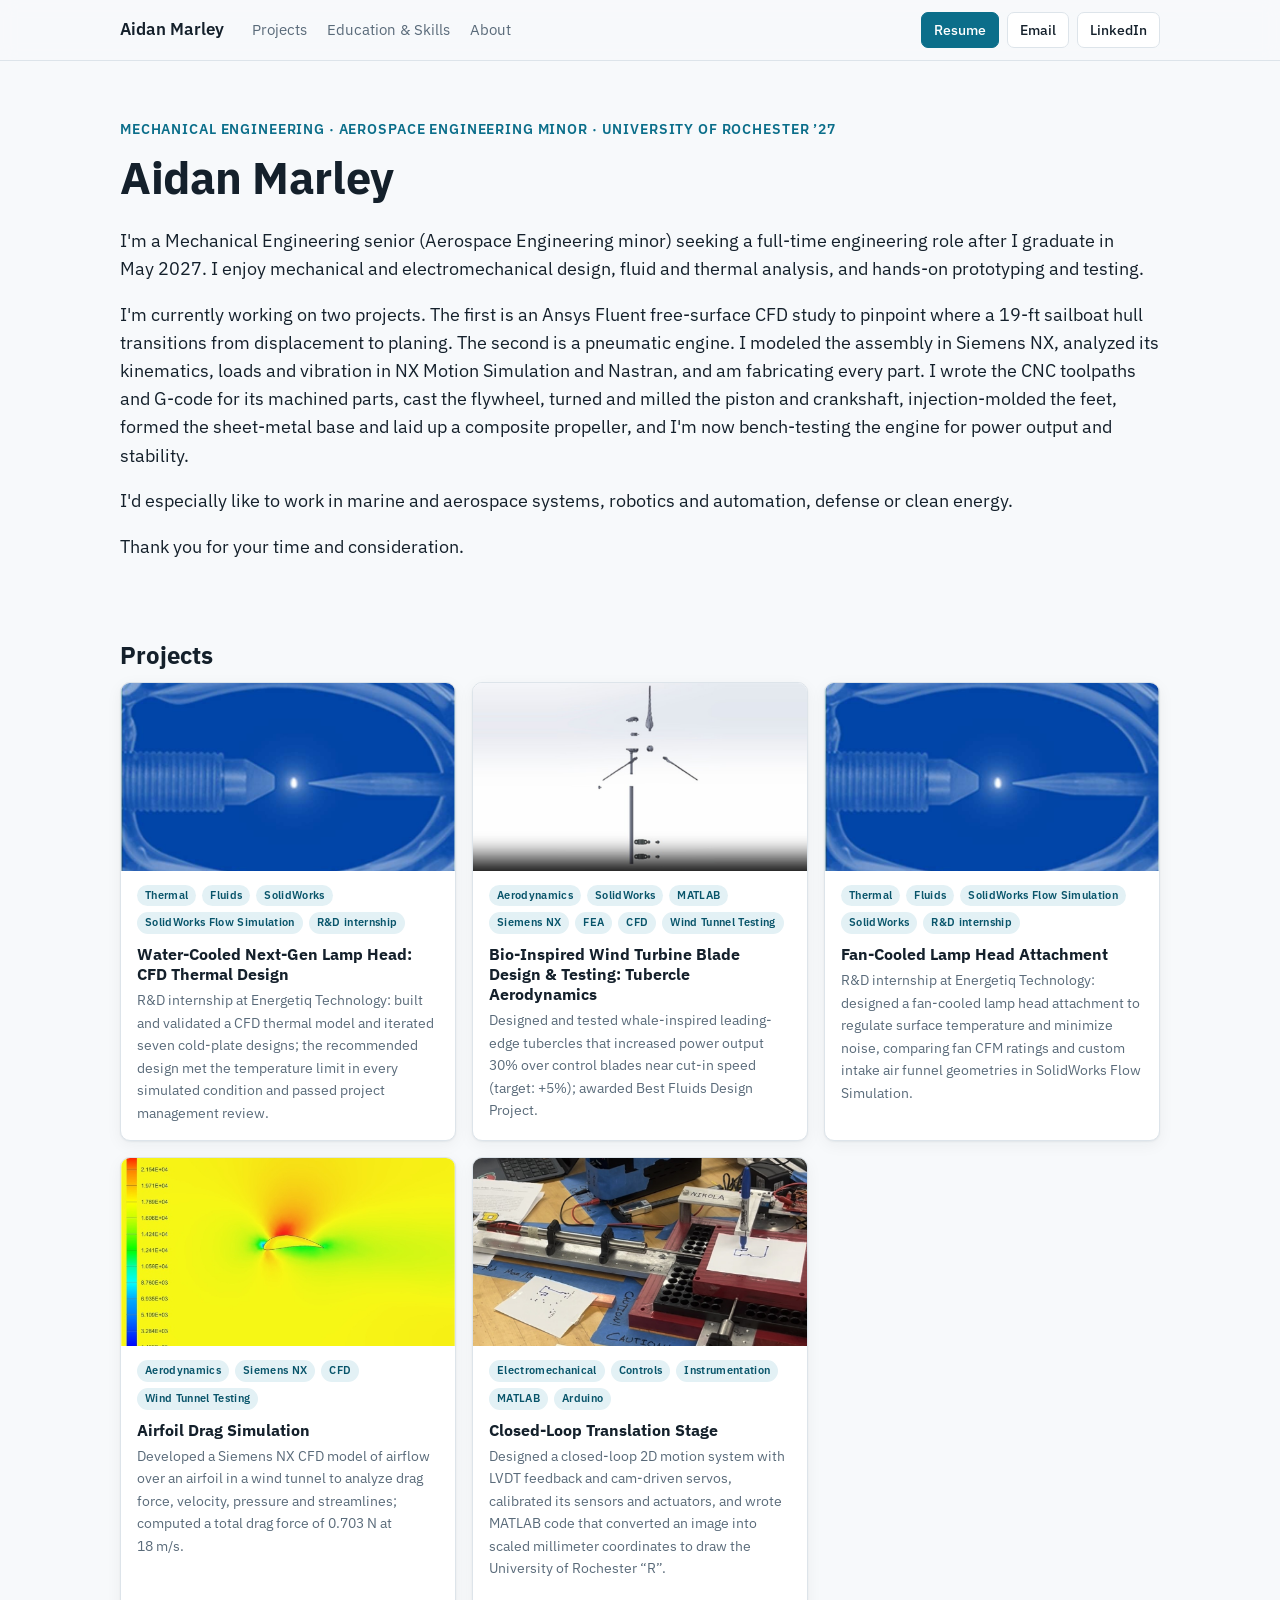
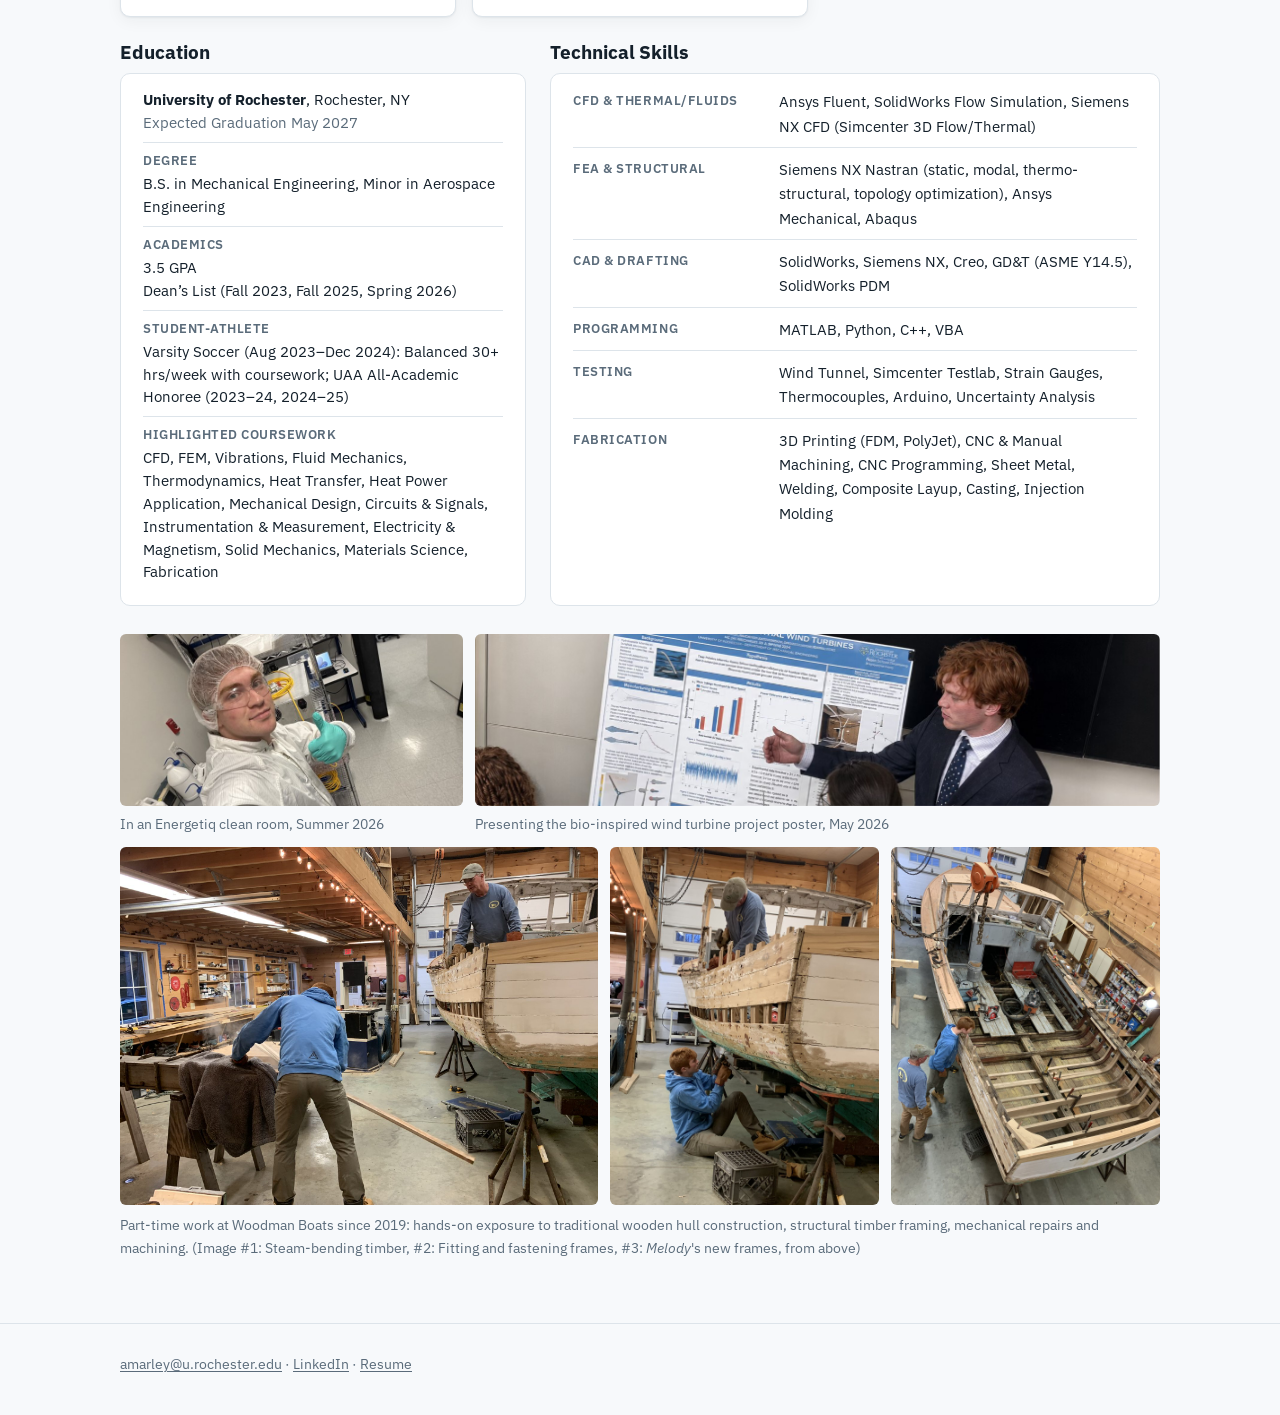
<file: index.html>
<!DOCTYPE html>
<html lang="en">
<head>
  <meta charset="utf-8">
  <meta name="viewport" content="width=device-width, initial-scale=1">
  <title>Aidan Marley | Mechanical Engineering Portfolio: Design, Prototyping &amp; Analysis</title>
  <meta name="description" content="Engineering portfolio of Aidan Marley, Mechanical Engineering Senior (Aerospace Engineering minor) at the University of Rochester, focused on mechanical and electromechanical design, fluid and thermal analysis, and hands-on prototyping and testing.">
  <link rel="preconnect" href="https://fonts.googleapis.com">
  <link rel="preconnect" href="https://fonts.gstatic.com" crossorigin>
  <link href="https://fonts.googleapis.com/css2?family=IBM+Plex+Mono:wght@400&family=IBM+Plex+Sans:wght@400;500;600&display=swap" rel="stylesheet">
  <link rel="stylesheet" href="css/style.css">
</head>
<body>

<nav class="nav" aria-label="Main">
  <div class="wrap">
    <a class="brand" href="index.html">Aidan Marley</a>
    <ul class="nav-links">
      <li><a href="#projects">Projects</a></li>
      <li><a href="#background">Education &amp; Skills</a></li>
      <li><a href="#about">About</a></li>
    </ul>
    <div class="nav-actions">
      <a class="nav-btn primary" href="assets/Aidan_Marley_Resume.pdf">Resume</a>
      <a class="nav-btn" href="mailto:amarley@u.rochester.edu">Email</a>
      <a class="nav-btn" href="https://www.linkedin.com/in/aidan-marley">LinkedIn</a>
    </div>
  </div>
</nav>

<header class="hero" id="about">
  <div class="wrap">
    <p class="eyebrow">Mechanical Engineering · Aerospace Engineering Minor · University of Rochester &rsquo;27</p>
    <h1>Aidan Marley</h1>
    <p class="intro">I'm a Mechanical Engineering senior (Aerospace Engineering minor) seeking a full-time engineering role after I graduate in May&nbsp;2027. I enjoy mechanical and electromechanical design, fluid and thermal analysis, and hands-on prototyping and testing.</p>
    <p class="intro">I'm currently working on two projects. The first is an Ansys Fluent free-surface CFD study to pinpoint where a 19-ft sailboat hull transitions from displacement to planing. The second is a pneumatic engine. I modeled the assembly in Siemens NX, analyzed its kinematics, loads and vibration in NX Motion Simulation and Nastran, and am fabricating every part. I wrote the CNC toolpaths and G-code for its machined parts, cast the flywheel, turned and milled the piston and crankshaft, injection-molded the feet, formed the sheet-metal base and laid up a composite propeller, and I'm now bench-testing the engine for power output and stability.</p>
    <p class="intro">I'd especially like to work in marine and aerospace systems, robotics and automation, defense or clean energy.</p>
    <p class="intro">Thank you for your time and consideration.</p>
  </div>
</header>

<main>

  <section id="projects" class="wrap">
    <h2>Projects</h2>
    <div class="cards">

      <a class="card" href="projects/energetiq-thermal.html">
        <div class="thumb">
          <img src="assets/energetiq-thermal/card.jpg" alt="Close-up of a lamp bulb with two electrodes and a bright point of light between them" data-ph="Card image: lamp bulb">
        </div>
        <div class="body">
          <ul class="tags"><li>Thermal</li><li>Fluids</li><li>SolidWorks</li><li>SolidWorks Flow Simulation</li><li>R&amp;D internship</li></ul>
          <h3>Water-Cooled Next-Gen Lamp Head: CFD Thermal Design</h3>
          <p class="result">R&amp;D internship at Energetiq Technology: built and validated a CFD thermal model and iterated seven cold-plate designs; the recommended design met the temperature limit in every simulated condition and passed project management review.</p>
        </div>
      </a>

      <a class="card" href="projects/wind-turbine-blades.html">
        <div class="thumb">
          <img src="assets/wind-turbine/card.jpg" alt="Exploded CAD view of the tubercle-blade wind turbine assembly" data-ph="Card image: exploded CAD assembly">
        </div>
        <div class="body">
          <ul class="tags"><li>Aerodynamics</li><li>SolidWorks</li><li>MATLAB</li><li>Siemens NX</li><li>FEA</li><li>CFD</li><li>Wind Tunnel Testing</li></ul>
          <h3>Bio-Inspired Wind Turbine Blade Design &amp; Testing: Tubercle Aerodynamics</h3>
          <p class="result">Designed and tested whale-inspired leading-edge tubercles that increased power output 30% over control blades near cut-in speed (target: +5%); awarded Best Fluids Design Project.</p>
        </div>
      </a>

      <a class="card" href="projects/lamp-head-fan-attachment.html">
        <div class="thumb">
          <img src="assets/lamp-head-fan-attachment/card.jpg" alt="Close-up of a lamp bulb with two electrodes and a bright point of light between them" data-ph="Card image: lamp bulb">
        </div>
        <div class="body">
          <ul class="tags"><li>Thermal</li><li>Fluids</li><li>SolidWorks Flow Simulation</li><li>SolidWorks</li><li>R&amp;D internship</li></ul>
          <h3>Fan-Cooled Lamp Head Attachment</h3>
          <p class="result">R&amp;D internship at Energetiq Technology: designed a fan-cooled lamp head attachment to regulate surface temperature and minimize noise, comparing fan CFM ratings and custom intake air funnel geometries in SolidWorks Flow Simulation.</p>
        </div>
      </a>

      <a class="card" href="projects/airfoil-drag-simulation.html">
        <div class="thumb">
          <img src="assets/airfoil/card.jpg" alt="Siemens NX CFD velocity contour around an airfoil" data-ph="Card image: airfoil velocity contour">
        </div>
        <div class="body">
          <ul class="tags"><li>Aerodynamics</li><li>Siemens NX</li><li>CFD</li><li>Wind Tunnel Testing</li></ul>
          <h3>Airfoil Drag Simulation</h3>
          <p class="result">Developed a Siemens NX CFD model of airflow over an airfoil in a wind tunnel to analyze drag force, velocity, pressure and streamlines; computed a total drag force of 0.703 N at <span class="nowrap">18&nbsp;m/s</span>.</p>
        </div>
      </a>

      <a class="card" href="projects/translation-stage.html">
        <div class="thumb">
          <img src="assets/translation-stage/card.jpg" alt="Two-axis translation stage with LVDTs and a marker drawing on paper" data-ph="Card image: translation stage hardware or a drawing it produced">
        </div>
        <div class="body">
          <ul class="tags"><li>Electromechanical</li><li>Controls</li><li>Instrumentation</li><li>MATLAB</li><li>Arduino</li></ul>
          <h3>Closed-Loop Translation Stage</h3>
          <p class="result">Designed a closed-loop 2D motion system with LVDT feedback and cam-driven servos, calibrated its sensors and actuators, and wrote MATLAB code that converted an image into scaled millimeter coordinates to draw the University of Rochester &ldquo;R&rdquo;.</p>
        </div>
      </a>

    </div>

  </section>

  <!-- Education & Skills, below the projects -->
  <section id="background" class="wrap">
    <div class="bg-grid">
      <div>
        <h2>Education</h2>
        <div class="edu">
          <p class="edu-school"><strong>University of Rochester</strong>, Rochester, NY<br><span class="muted">Expected Graduation May 2027</span></p>
          <dl class="edu-list">
            <div><dt>Degree</dt><dd>B.S. in Mechanical Engineering, Minor in Aerospace Engineering</dd></div>
            <div><dt>Academics</dt><dd>3.5 GPA<br>Dean’s List (Fall 2023, Fall 2025, Spring 2026)</dd></div>
            <div><dt>Student-Athlete</dt><dd>Varsity Soccer (Aug 2023–Dec 2024): Balanced 30+ hrs/week with coursework; UAA All-Academic Honoree (2023–24, 2024–25)</dd></div>
            <div><dt>Highlighted Coursework</dt><dd>CFD, FEM, Vibrations, Fluid Mechanics, Thermodynamics, Heat Transfer, Heat Power Application, Mechanical Design, Circuits &amp; Signals, Instrumentation &amp; Measurement, Electricity &amp; Magnetism, Solid Mechanics, Materials Science, Fabrication</dd></div>
          </dl>
        </div>
      </div>
      <div>
        <h2>Technical Skills</h2>
        <dl class="skill-list">
          <div><dt>CFD &amp; Thermal/Fluids</dt><dd>Ansys Fluent, SolidWorks Flow Simulation, Siemens NX CFD (Simcenter 3D Flow/Thermal)</dd></div>
          <div><dt>FEA &amp; Structural</dt><dd>Siemens NX Nastran (static, modal, thermo-structural, topology optimization), Ansys Mechanical, Abaqus</dd></div>
          <div><dt>CAD &amp; Drafting</dt><dd>SolidWorks, Siemens NX, Creo, GD&amp;T (ASME Y14.5), SolidWorks PDM</dd></div>
          <div><dt>Programming</dt><dd>MATLAB, Python, C++, VBA</dd></div>
          <div><dt>Testing</dt><dd>Wind Tunnel, Simcenter Testlab, Strain Gauges, Thermocouples, Arduino, Uncertainty Analysis</dd></div>
          <div><dt>Fabrication</dt><dd>3D Printing (FDM, PolyJet), CNC &amp; Manual Machining, CNC Programming, Sheet Metal, Welding, Composite Layup, Casting, Injection Molding</dd></div>
        </dl>
      </div>
    </div>
  </section>

  <section id="photos" class="wrap">

    <!-- Energetiq clean room photo + poster presentation photo -->
    <div class="gallery about-photo">
      <figure style="flex: 2">
        <img src="assets/energetiq-thermal/cleanroom.jpg" alt="Aidan Marley in cleanroom gear at Energetiq Technology">
        <figcaption>In an Energetiq clean room, Summer 2026</figcaption>
      </figure>
      <figure style="flex: 4">
        <img src="assets/about/linkedin-photo.jpg" alt="Aidan Marley presenting his bio-inspired wind turbine research poster" data-ph="Photo: presenting the wind turbine poster">
        <figcaption>Presenting the bio-inspired wind turbine project poster, May 2026</figcaption>
      </figure>
    </div>

    <!-- Woodman Boats photo row -->
    <div class="gallery">
      <figure style="flex: 1.333">
        <img src="assets/hands-on/boatshop-2.jpg" alt="Handling steamed timber in the boat shop, with Melody on stands" data-ph="Photo: steam bending">
      </figure>
      <figure style="flex: 0.75">
        <img src="assets/hands-on/boatshop-1.jpg" alt="Fitting and fastening frames on the wooden boat Melody" data-ph="Photo: fitting and fastening frames">
      </figure>
      <figure style="flex: 0.75">
        <img src="assets/hands-on/boatshop-3.jpg" alt="Overhead view of Melody's hull showing its frames, suspended from a chain hoist" data-ph="Photo: overhead view of the hull">
      </figure>
    </div>
    <p class="gallery-caption">Part-time work at Woodman Boats since 2019: hands-on exposure to traditional wooden hull construction, structural timber framing, mechanical repairs and machining. (Image #1: Steam-bending timber, #2: Fitting and fastening frames, #3: <i>Melody</i>'s new frames, from above)</p>
  </section>
</main>

<footer>
  <div class="wrap">
    <span><a href="mailto:amarley@u.rochester.edu">amarley@u.rochester.edu</a> · <a href="https://www.linkedin.com/in/aidan-marley">LinkedIn</a> · <a href="assets/Aidan_Marley_Resume.pdf">Resume</a></span>
  </div>
</footer>

<script src="js/site.js"></script>
</body>
</html>
</file>
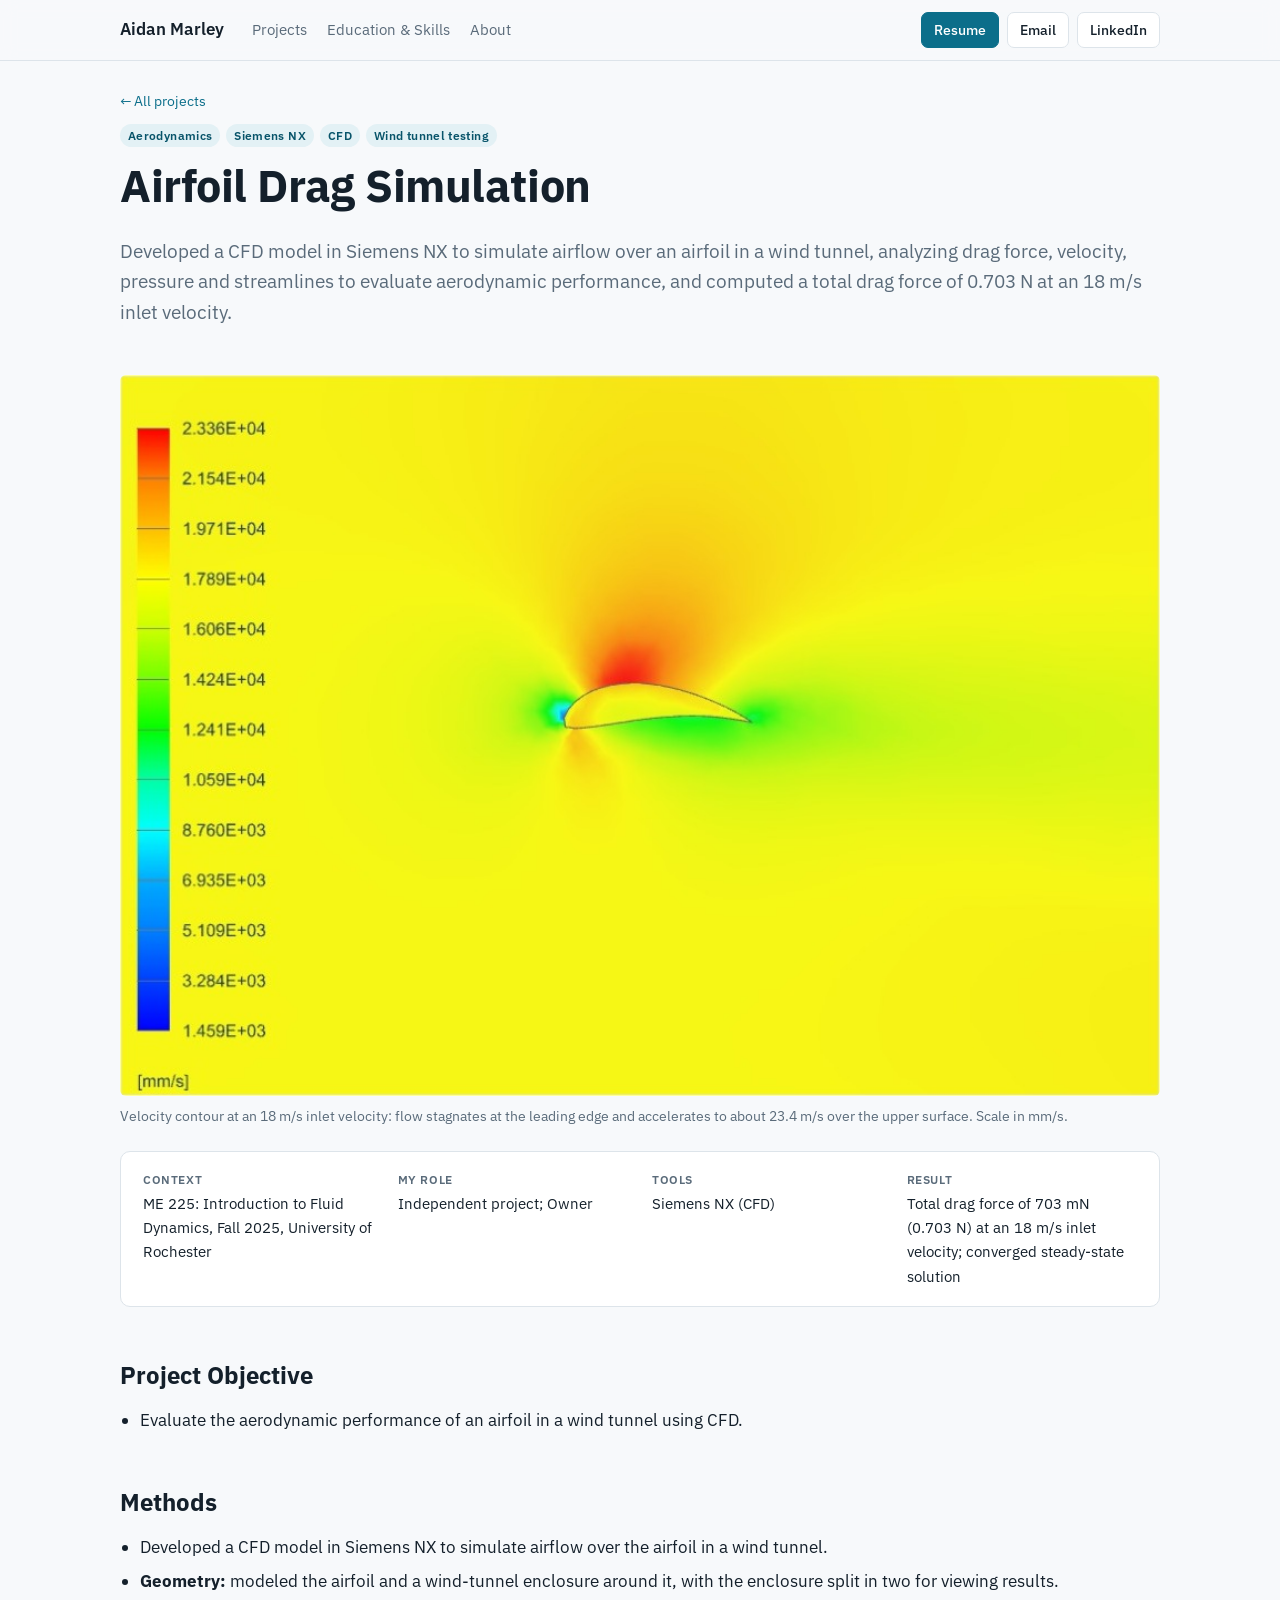
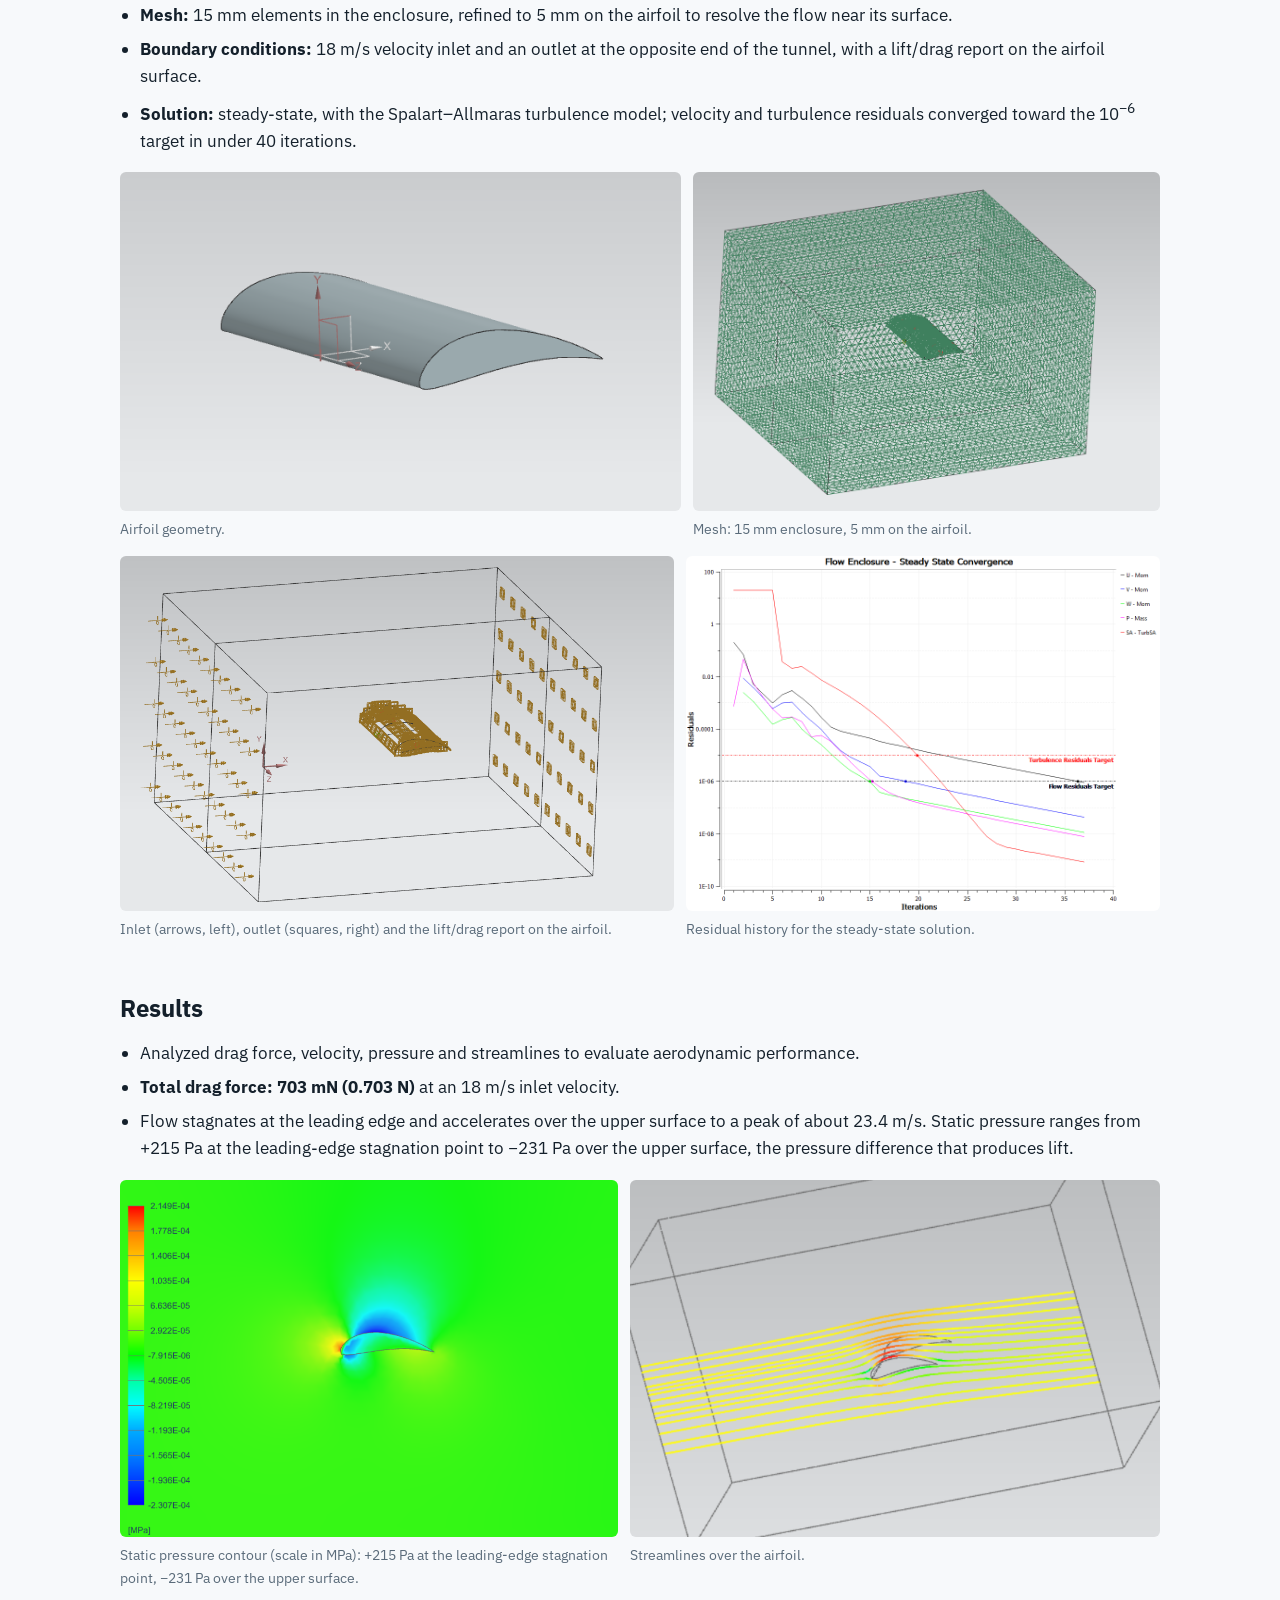
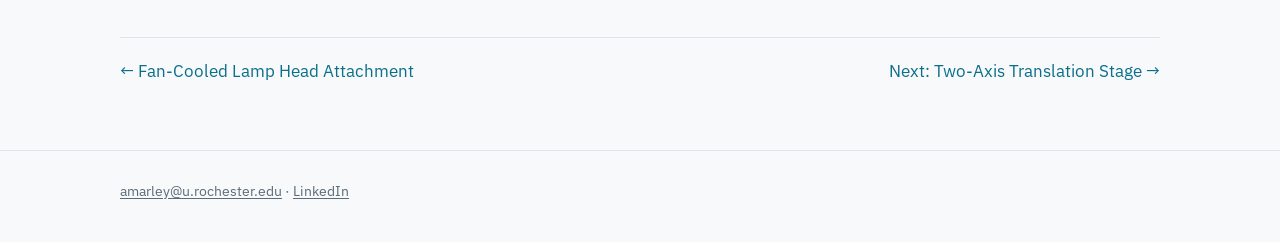
<file: projects/airfoil-drag-simulation.html>
<!DOCTYPE html>
<html lang="en">
<head>
  <meta charset="utf-8">
  <meta name="viewport" content="width=device-width, initial-scale=1">
  <title>Airfoil Drag Simulation | Aidan Marley</title>
  <meta name="description" content="Siemens NX CFD model of airflow over an airfoil in a wind tunnel, analyzing drag force, velocity, pressure and streamlines.">
  <link rel="preconnect" href="https://fonts.googleapis.com">
  <link rel="preconnect" href="https://fonts.gstatic.com" crossorigin>
  <link href="https://fonts.googleapis.com/css2?family=IBM+Plex+Mono:wght@400&family=IBM+Plex+Sans:wght@400;500;600&display=swap" rel="stylesheet">
  <link rel="stylesheet" href="../css/style.css">
</head>
<body>

<nav class="nav" aria-label="Main">
  <div class="wrap">
    <a class="brand" href="../index.html">Aidan Marley</a>
    <ul class="nav-links">
      <li><a href="../index.html#projects">Projects</a></li>
      <li><a href="../index.html#background">Education &amp; Skills</a></li>
      <li><a href="../index.html#about">About</a></li>
    </ul>
    <div class="nav-actions">
      <a class="nav-btn primary" href="../assets/Aidan_Marley_Resume.pdf">Resume</a>
      <a class="nav-btn" href="mailto:amarley@u.rochester.edu">Email</a>
      <a class="nav-btn" href="https://www.linkedin.com/in/aidan-marley">LinkedIn</a>
    </div>
  </div>
</nav>

<main class="wrap">
  <p class="crumb"><a href="../index.html#projects">← All projects</a></p>

  <header class="proj-head">
    <ul class="tags"><li>Aerodynamics</li><li>Siemens NX</li><li>CFD</li><li>Wind tunnel testing</li></ul>
    <h1>Airfoil Drag Simulation</h1>
    <p class="one-line">Developed a CFD model in Siemens NX to simulate airflow over an airfoil in a wind tunnel, analyzing drag force, velocity, pressure and streamlines to evaluate aerodynamic performance, and computed a total drag force of 0.703 N at an <span class="nowrap">18&nbsp;m/s</span> inlet velocity.</p>
  </header>

  <figure class="hero-fig" style="aspect-ratio:auto">
    <img src="../assets/airfoil/velocity-with-key.jpg" style="width:100%;height:auto;display:block" alt="Siemens NX CFD velocity contour around a cambered airfoil with color-scale key, showing flow accelerating over the upper surface">
    <figcaption>Velocity contour at an <span class="nowrap">18&nbsp;m/s</span> inlet velocity: flow stagnates at the leading edge and accelerates to about <span class="nowrap">23.4&nbsp;m/s</span> over the upper surface. Scale in mm/s.</figcaption>
  </figure>

  <dl class="glance">
    <div><dt>Context</dt><dd>ME 225: Introduction to Fluid Dynamics, Fall 2025, University of Rochester</dd></div>
    <div><dt>My role</dt><dd>Independent project; Owner</dd></div>
    <div><dt>Tools</dt><dd>Siemens NX (CFD)</dd></div>
    <div><dt>Result</dt><dd>Total drag force of 703 mN (0.703 N) at an <span class="nowrap">18&nbsp;m/s</span> inlet velocity; converged steady-state solution</dd></div>
  </dl>

  <div class="content">
    <h2>Project Objective</h2>
    <ul>
      <li>Evaluate the aerodynamic performance of an airfoil in a wind tunnel using CFD.</li>
    </ul>

    <h2>Methods</h2>
    <ul>
      <li>Developed a CFD model in Siemens NX to simulate airflow over the airfoil in a wind tunnel.</li>
      <li><b>Geometry:</b> modeled the airfoil and a wind-tunnel enclosure around it, with the enclosure split in two for viewing results.</li>
      <li><b>Mesh:</b> 15&nbsp;mm elements in the enclosure, refined to 5&nbsp;mm on the airfoil to resolve the flow near its surface.</li>
      <li><b>Boundary conditions:</b> <span class="nowrap">18&nbsp;m/s</span> velocity inlet and an outlet at the opposite end of the tunnel, with a lift/drag report on the airfoil surface.</li>
      <li><b>Solution:</b> steady-state, with the Spalart&ndash;Allmaras turbulence model; velocity and turbulence residuals converged toward the 10<sup>&minus;6</sup> target in under 40 iterations.</li>
    </ul>
    <div class="gallery">
      <figure style="flex:1.655">
        <img src="../assets/airfoil/geometry.png" alt="Airfoil geometry modeled in Siemens NX">
        <figcaption>Airfoil geometry.</figcaption>
      </figure>
      <figure style="flex:1.379">
        <img src="../assets/airfoil/mesh.png" alt="Mesh of the wind-tunnel enclosure with a finer mesh on the airfoil">
        <figcaption>Mesh: 15 mm enclosure, 5 mm on the airfoil.</figcaption>
      </figure>
    </div>
    <div class="gallery" style="margin-top:16px">
      <figure style="flex:1.559">
        <img src="../assets/airfoil/boundary-conditions.png" alt="Wind-tunnel enclosure with inlet arrows on the left, outlet markers on the right and the airfoil in the center">
        <figcaption>Inlet (arrows, left), outlet (squares, right) and the lift/drag report on the airfoil.</figcaption>
      </figure>
      <figure style="flex:1.333">
        <img src="../assets/airfoil/residuals.png" alt="Residual history plot showing momentum, mass and turbulence residuals falling below their targets">
        <figcaption>Residual history for the steady-state solution.</figcaption>
      </figure>
    </div>

    <h2>Results</h2>
    <ul>
      <li>Analyzed drag force, velocity, pressure and streamlines to evaluate aerodynamic performance.</li>
      <li><b>Total drag force: 703 mN (0.703 N)</b> at an <span class="nowrap">18&nbsp;m/s</span> inlet velocity.</li>
      <li>Flow stagnates at the leading edge and accelerates over the upper surface to a peak of about <span class="nowrap">23.4&nbsp;m/s</span>. Static pressure ranges from +215&nbsp;Pa at the leading-edge stagnation point to &minus;231&nbsp;Pa over the upper surface, the pressure difference that produces lift.</li>
    </ul>
    <div class="gallery">
      <figure style="flex:1.392">
        <img src="../assets/airfoil/pressure.png" alt="Siemens NX static pressure contour with color-scale key in MPa around a cambered airfoil">
        <figcaption>Static pressure contour (scale in MPa): +215&nbsp;Pa at the leading-edge stagnation point, &minus;231&nbsp;Pa over the upper surface.</figcaption>
      </figure>
      <figure style="flex:1.481">
        <img src="../assets/airfoil/streamlines.png" alt="Streamlines passing over the airfoil inside the wind-tunnel enclosure">
        <figcaption>Streamlines over the airfoil.</figcaption>
      </figure>
    </div>
  </div>

  <nav class="pager" aria-label="Project navigation">
    <a href="lamp-head-fan-attachment.html">← Fan-Cooled Lamp Head Attachment</a>
    <a href="translation-stage.html">Next: Two-Axis Translation Stage →</a>
  </nav>
</main>

<footer>
  <div class="wrap">
    <span><a href="mailto:amarley@u.rochester.edu">amarley@u.rochester.edu</a> · <a href="https://www.linkedin.com/in/aidan-marley">LinkedIn</a></span>
  </div>
</footer>

<script src="../js/site.js"></script>
</body>
</html>
</file>
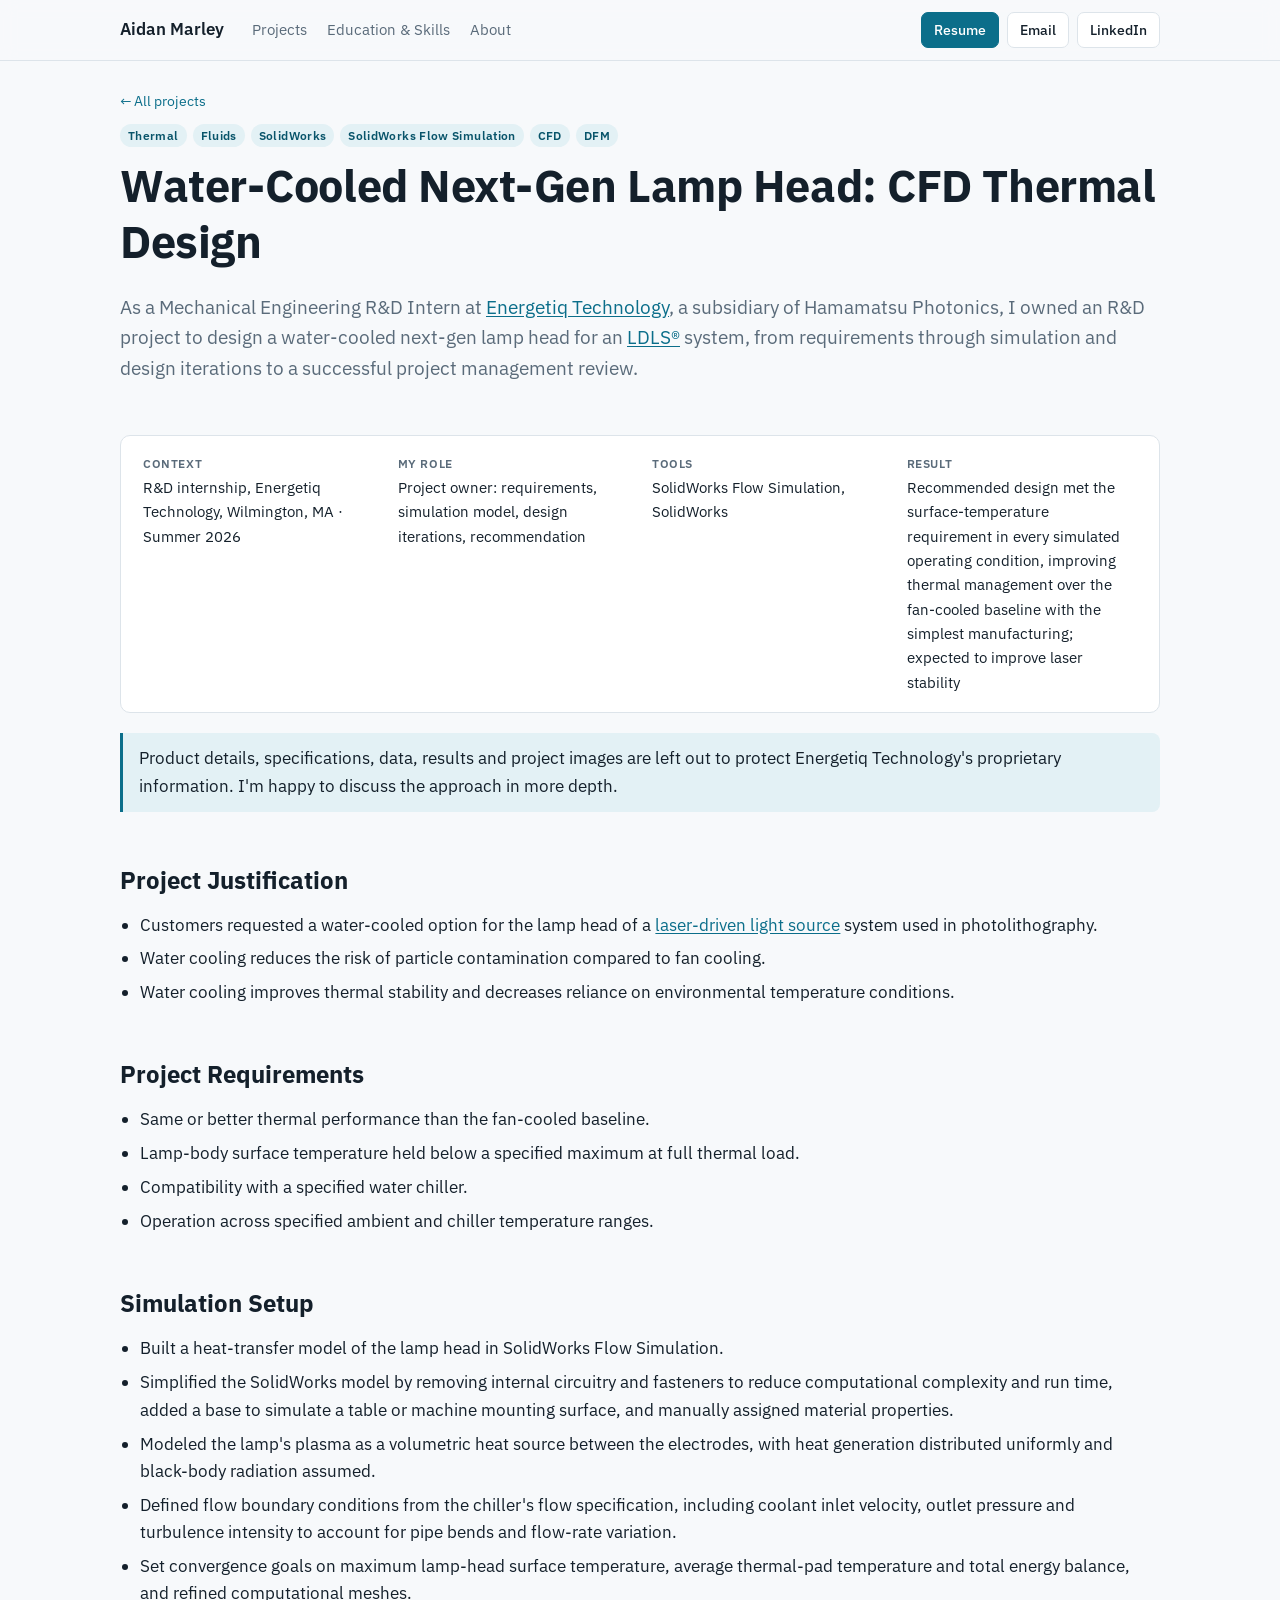
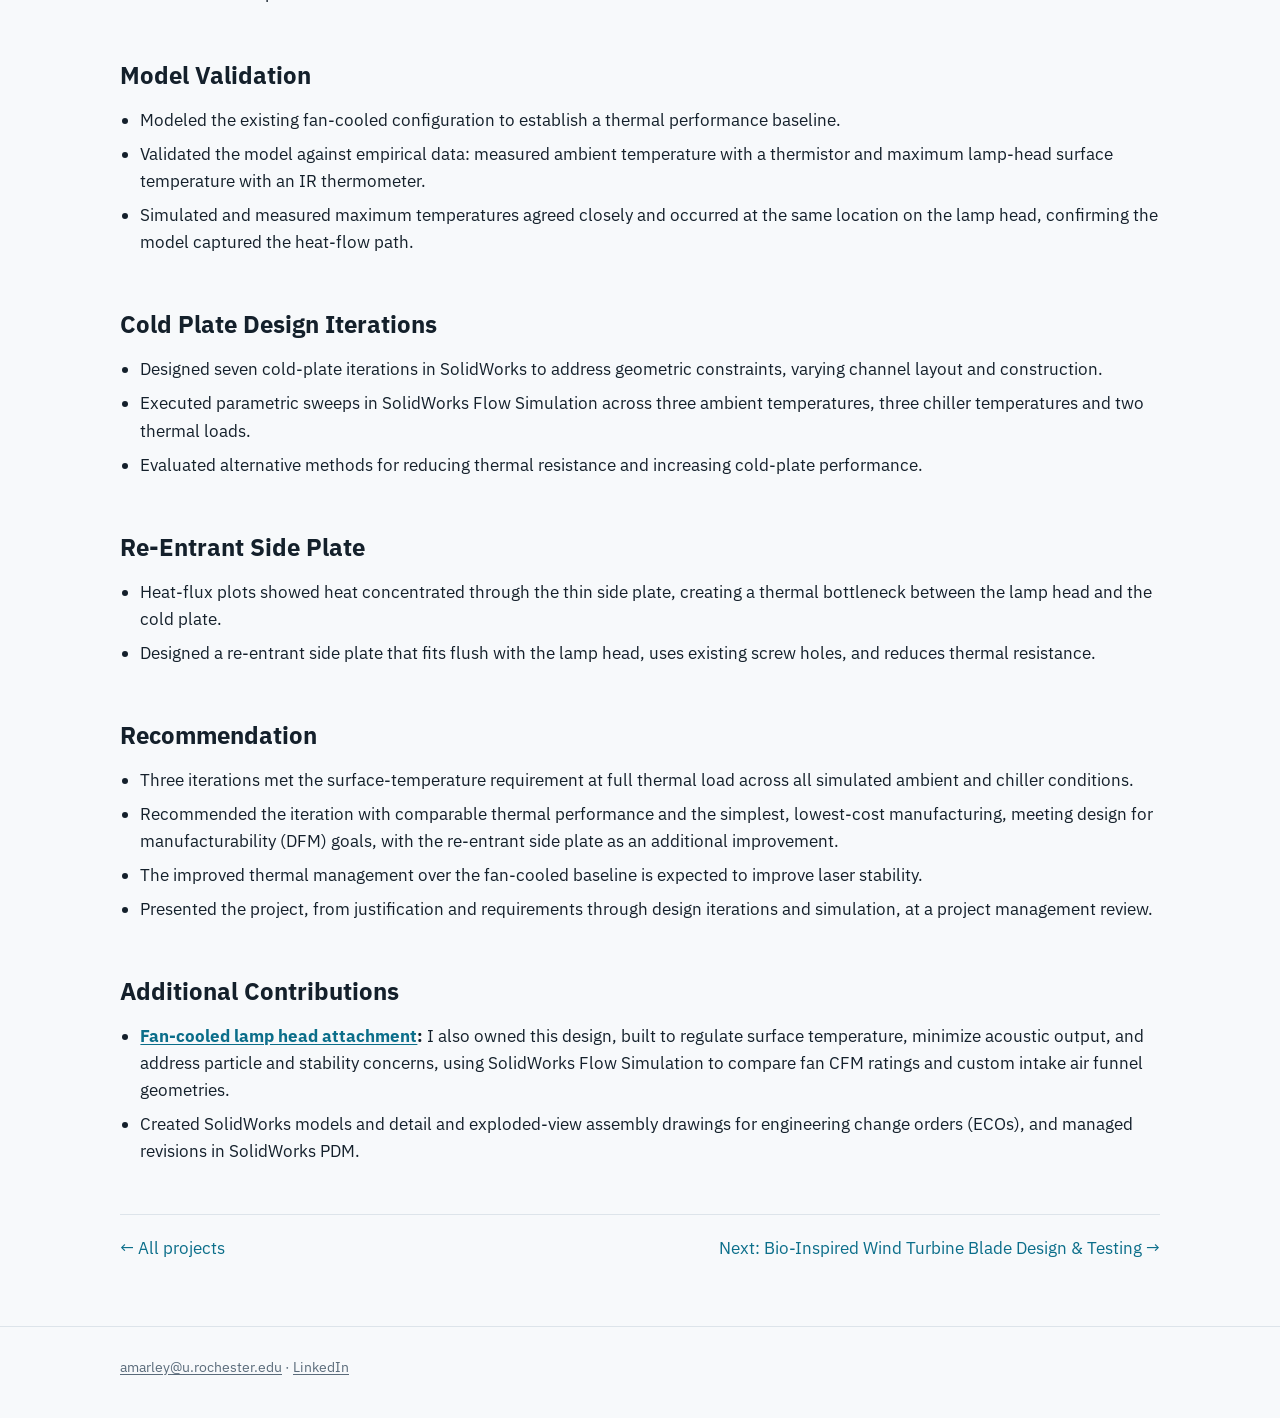
<file: projects/energetiq-thermal.html>
<!DOCTYPE html>
<html lang="en">
<head>
  <meta charset="utf-8">
  <meta name="viewport" content="width=device-width, initial-scale=1">
  <title>Water-Cooled Next-Gen Lamp Head: CFD Thermal Design | Aidan Marley</title>
  <meta name="description" content="R&amp;D internship at Energetiq Technology: CFD thermal design of a water-cooled next-gen LDLS lamp head, from a validated model through design iterations to a recommendation.">
  <link rel="preconnect" href="https://fonts.googleapis.com">
  <link rel="preconnect" href="https://fonts.gstatic.com" crossorigin>
  <link href="https://fonts.googleapis.com/css2?family=IBM+Plex+Mono:wght@400&family=IBM+Plex+Sans:wght@400;500;600&display=swap" rel="stylesheet">
  <link rel="stylesheet" href="../css/style.css">
</head>
<body>

<nav class="nav" aria-label="Main">
  <div class="wrap">
    <a class="brand" href="../index.html">Aidan Marley</a>
    <ul class="nav-links">
      <li><a href="../index.html#projects">Projects</a></li>
      <li><a href="../index.html#background">Education &amp; Skills</a></li>
      <li><a href="../index.html#about">About</a></li>
    </ul>
    <div class="nav-actions">
      <a class="nav-btn primary" href="../assets/Aidan_Marley_Resume.pdf">Resume</a>
      <a class="nav-btn" href="mailto:amarley@u.rochester.edu">Email</a>
      <a class="nav-btn" href="https://www.linkedin.com/in/aidan-marley">LinkedIn</a>
    </div>
  </div>
</nav>

<main class="wrap">
  <p class="crumb"><a href="../index.html#projects">← All projects</a></p>

  <!-- Content is drawn from the internship presentation with all product names, part numbers,
       specifications, measured data and simulation results removed. Images are generic only. -->

  <header class="proj-head">
    <ul class="tags"><li>Thermal</li><li>Fluids</li><li>SolidWorks</li><li>SolidWorks Flow Simulation</li><li>CFD</li><li>DFM</li></ul>
    <h1>Water-Cooled Next-Gen Lamp Head: CFD Thermal Design</h1>
    <p class="one-line">As a Mechanical Engineering R&amp;D Intern at <a href="https://www.energetiq.com/">Energetiq Technology</a>, a subsidiary of Hamamatsu Photonics, I owned an R&amp;D project to design a water-cooled next-gen lamp head for an <a href="https://www.energetiq.com/ldls-laser-driven-light-source-products-energetiq">LDLS&reg;</a> system, from requirements through simulation and design iterations to a successful project management review.</p>
  </header>

  <dl class="glance">
    <div><dt>Context</dt><dd>R&amp;D internship, Energetiq Technology, Wilmington, MA · Summer 2026</dd></div>
    <div><dt>My role</dt><dd>Project owner: requirements, simulation model, design iterations, recommendation</dd></div>
    <div><dt>Tools</dt><dd>SolidWorks Flow Simulation, SolidWorks</dd></div>
    <div><dt>Result</dt><dd>Recommended design met the surface-temperature requirement in every simulated operating condition, improving thermal management over the fan-cooled baseline with the simplest manufacturing; expected to improve laser stability</dd></div>
  </dl>

  <div class="callout"><p>Product details, specifications, data, results and project images are left out to protect Energetiq Technology's proprietary information. I'm happy to discuss the approach in more depth.</p></div>

  <div class="content">
    <h2>Project Justification</h2>
    <ul>
      <li>Customers requested a water-cooled option for the lamp head of a <a href="https://www.energetiq.com/ldls-laser-driven-light-source-products-energetiq">laser-driven light source</a> system used in photolithography.</li>
      <li>Water cooling reduces the risk of particle contamination compared to fan cooling.</li>
      <li>Water cooling improves thermal stability and decreases reliance on environmental temperature conditions.</li>
    </ul>

    <h2>Project Requirements</h2>
    <ul>
      <li>Same or better thermal performance than the fan-cooled baseline.</li>
      <li>Lamp-body surface temperature held below a specified maximum at full thermal load.</li>
      <li>Compatibility with a specified water chiller.</li>
      <li>Operation across specified ambient and chiller temperature ranges.</li>
    </ul>

    <h2>Simulation Setup</h2>
    <ul>
      <li>Built a heat-transfer model of the lamp head in SolidWorks Flow Simulation.</li>
      <li>Simplified the SolidWorks model by removing internal circuitry and fasteners to reduce computational complexity and run time, added a base to simulate a table or machine mounting surface, and manually assigned material properties.</li>
      <li>Modeled the lamp's plasma as a volumetric heat source between the electrodes, with heat generation distributed uniformly and black-body radiation assumed.</li>
      <li>Defined flow boundary conditions from the chiller's flow specification, including coolant inlet velocity, outlet pressure and turbulence intensity to account for pipe bends and flow-rate variation.</li>
      <li>Set convergence goals on maximum lamp-head surface temperature, average thermal-pad temperature and total energy balance, and refined computational meshes.</li>
    </ul>

    <h2>Model Validation</h2>
    <ul>
      <li>Modeled the existing fan-cooled configuration to establish a thermal performance baseline.</li>
      <li>Validated the model against empirical data: measured ambient temperature with a thermistor and maximum lamp-head surface temperature with an IR thermometer.</li>
      <li>Simulated and measured maximum temperatures agreed closely and occurred at the same location on the lamp head, confirming the model captured the heat-flow path.</li>
    </ul>

    <h2>Cold Plate Design Iterations</h2>
    <ul>
      <li>Designed seven cold-plate iterations in SolidWorks to address geometric constraints, varying channel layout and construction.</li>
      <li>Executed parametric sweeps in SolidWorks Flow Simulation across three ambient temperatures, three chiller temperatures and two thermal loads.</li>
      <li>Evaluated alternative methods for reducing thermal resistance and increasing cold-plate performance.</li>
    </ul>

    <h2>Re-Entrant Side Plate</h2>
    <ul>
      <li>Heat-flux plots showed heat concentrated through the thin side plate, creating a thermal bottleneck between the lamp head and the cold plate.</li>
      <li>Designed a re-entrant side plate that fits flush with the lamp head, uses existing screw holes, and reduces thermal resistance.</li>
    </ul>

    <h2>Recommendation</h2>
    <ul>
      <li>Three iterations met the surface-temperature requirement at full thermal load across all simulated ambient and chiller conditions.</li>
      <li>Recommended the iteration with comparable thermal performance and the simplest, lowest-cost manufacturing, meeting design for manufacturability (DFM) goals, with the re-entrant side plate as an additional improvement.</li>
      <li>The improved thermal management over the fan-cooled baseline is expected to improve laser stability.</li>
      <li>Presented the project, from justification and requirements through design iterations and simulation, at a project management review.</li>
    </ul>

    <h2>Additional Contributions</h2>
    <ul>
      <li><b><a href="lamp-head-fan-attachment.html">Fan-cooled lamp head attachment</a>:</b> I also owned this design, built to regulate surface temperature, minimize acoustic output, and address particle and stability concerns, using SolidWorks Flow Simulation to compare fan CFM ratings and custom intake air funnel geometries.</li>
      <li>Created SolidWorks models and detail and exploded-view assembly drawings for engineering change orders (ECOs), and managed revisions in SolidWorks PDM.</li>
    </ul>
  </div>

  <nav class="pager" aria-label="Project navigation">
    <a href="../index.html#projects">← All projects</a>
    <a href="wind-turbine-blades.html">Next: Bio-Inspired Wind Turbine Blade Design &amp; Testing →</a>
  </nav>
</main>

<footer>
  <div class="wrap">
    <span><a href="mailto:amarley@u.rochester.edu">amarley@u.rochester.edu</a> · <a href="https://www.linkedin.com/in/aidan-marley">LinkedIn</a></span>
  </div>
</footer>

<script src="../js/site.js"></script>
</body>
</html>
</file>
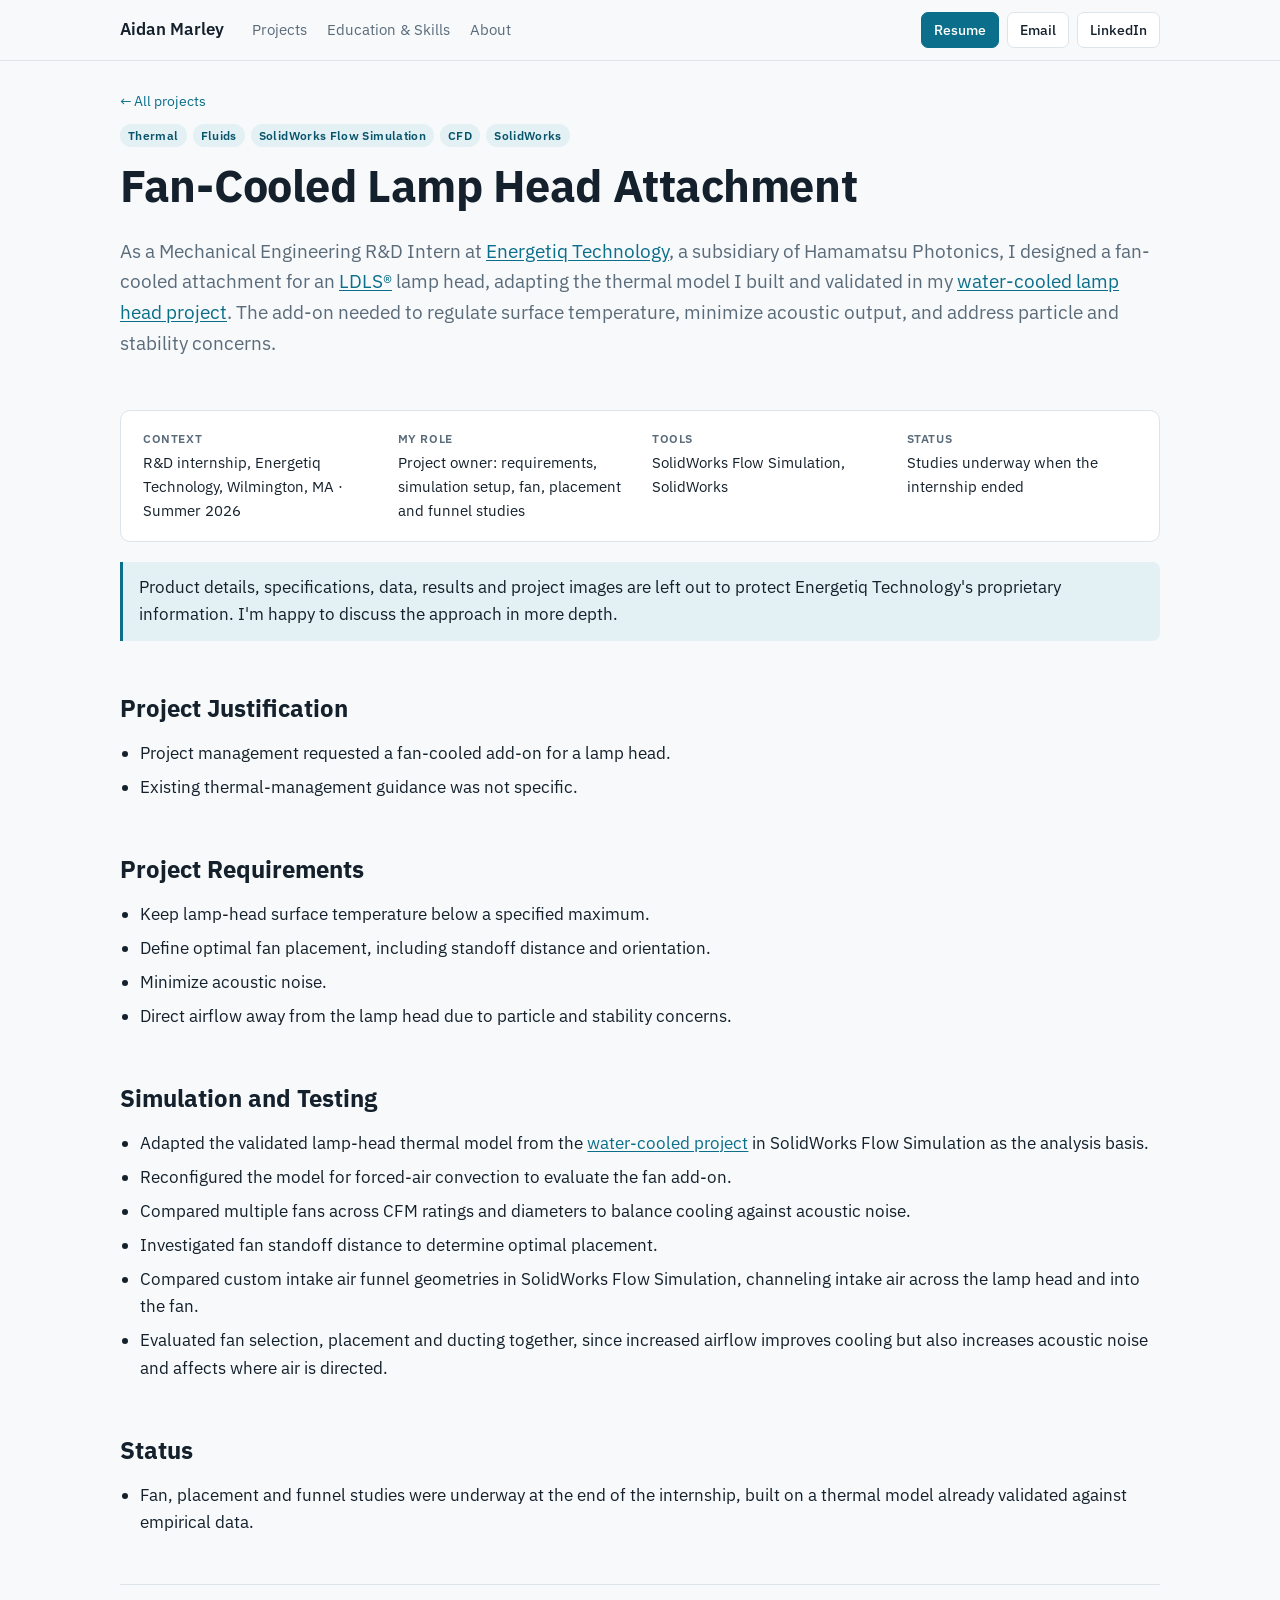
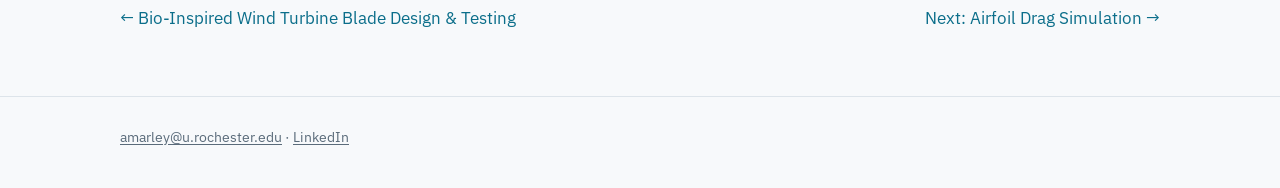
<file: projects/lamp-head-fan-attachment.html>
<!DOCTYPE html>
<html lang="en">
<head>
  <meta charset="utf-8">
  <meta name="viewport" content="width=device-width, initial-scale=1">
  <title>Fan-Cooled Lamp Head Attachment | Aidan Marley</title>
  <meta name="description" content="R&D internship at Energetiq Technology: designed a fan-cooled lamp head attachment, using SolidWorks Flow Simulation to compare fans and intake air funnel designs for cooling and noise.">
  <link rel="preconnect" href="https://fonts.googleapis.com">
  <link rel="preconnect" href="https://fonts.gstatic.com" crossorigin>
  <link href="https://fonts.googleapis.com/css2?family=IBM+Plex+Mono:wght@400&family=IBM+Plex+Sans:wght@400;500;600&display=swap" rel="stylesheet">
  <link rel="stylesheet" href="../css/style.css">
</head>
<body>

<nav class="nav" aria-label="Main">
  <div class="wrap">
    <a class="brand" href="../index.html">Aidan Marley</a>
    <ul class="nav-links">
      <li><a href="../index.html#projects">Projects</a></li>
      <li><a href="../index.html#background">Education &amp; Skills</a></li>
      <li><a href="../index.html#about">About</a></li>
    </ul>
    <div class="nav-actions">
      <a class="nav-btn primary" href="../assets/Aidan_Marley_Resume.pdf">Resume</a>
      <a class="nav-btn" href="mailto:amarley@u.rochester.edu">Email</a>
      <a class="nav-btn" href="https://www.linkedin.com/in/aidan-marley">LinkedIn</a>
    </div>
  </div>
</nav>

<main class="wrap">
  <p class="crumb"><a href="../index.html#projects">← All projects</a></p>

  <!-- Content is drawn from the internship presentation with all product names, part numbers,
       specifications, measured data and simulation results removed. Images are generic only. -->

  <header class="proj-head">
    <ul class="tags"><li>Thermal</li><li>Fluids</li><li>SolidWorks Flow Simulation</li><li>CFD</li><li>SolidWorks</li></ul>
    <h1>Fan-Cooled Lamp Head Attachment</h1>
    <p class="one-line">As a Mechanical Engineering R&amp;D Intern at <a href="https://www.energetiq.com/">Energetiq Technology</a>, a subsidiary of Hamamatsu Photonics, I designed a fan-cooled attachment for an <a href="https://www.energetiq.com/ldls-laser-driven-light-source-products-energetiq">LDLS&reg;</a> lamp head, adapting the thermal model I built and validated in my <a href="energetiq-thermal.html">water-cooled lamp head project</a>. The add-on needed to regulate surface temperature, minimize acoustic output, and address particle and stability concerns.</p>
  </header>


  <dl class="glance">
    <div><dt>Context</dt><dd>R&amp;D internship, Energetiq Technology, Wilmington, MA · Summer 2026</dd></div>
    <div><dt>My role</dt><dd>Project owner: requirements, simulation setup, fan, placement and funnel studies</dd></div>
    <div><dt>Tools</dt><dd>SolidWorks Flow Simulation, SolidWorks</dd></div>
    <div><dt>Status</dt><dd>Studies underway when the internship ended</dd></div>
  </dl>

  <div class="callout"><p>Product details, specifications, data, results and project images are left out to protect Energetiq Technology's proprietary information. I'm happy to discuss the approach in more depth.</p></div>

  <div class="content">
    <h2>Project Justification</h2>
    <ul>
      <li>Project management requested a fan-cooled add-on for a lamp head.</li>
      <li>Existing thermal-management guidance was not specific.</li>
    </ul>

    <h2>Project Requirements</h2>
    <ul>
      <li>Keep lamp-head surface temperature below a specified maximum.</li>
      <li>Define optimal fan placement, including standoff distance and orientation.</li>
      <li>Minimize acoustic noise.</li>
      <li>Direct airflow away from the lamp head due to particle and stability concerns.</li>
    </ul>

    <h2>Simulation and Testing</h2>
    <ul>
      <li>Adapted the validated lamp-head thermal model from the <a href="energetiq-thermal.html">water-cooled project</a> in SolidWorks Flow Simulation as the analysis basis.</li>
      <li>Reconfigured the model for forced-air convection to evaluate the fan add-on.</li>
      <li>Compared multiple fans across CFM ratings and diameters to balance cooling against acoustic noise.</li>
      <li>Investigated fan standoff distance to determine optimal placement.</li>
      <li>Compared custom intake air funnel geometries in SolidWorks Flow Simulation, channeling intake air across the lamp head and into the fan.</li>
      <li>Evaluated fan selection, placement and ducting together, since increased airflow improves cooling but also increases acoustic noise and affects where air is directed.</li>
    </ul>

    <h2>Status</h2>
    <ul>
      <li>Fan, placement and funnel studies were underway at the end of the internship, built on a thermal model already validated against empirical data.</li>
    </ul>
  </div>

  <nav class="pager" aria-label="Project navigation">
    <a href="wind-turbine-blades.html">← Bio-Inspired Wind Turbine Blade Design &amp; Testing</a>
    <a href="airfoil-drag-simulation.html">Next: Airfoil Drag Simulation →</a>
  </nav>
</main>

<footer>
  <div class="wrap">
    <span><a href="mailto:amarley@u.rochester.edu">amarley@u.rochester.edu</a> · <a href="https://www.linkedin.com/in/aidan-marley">LinkedIn</a></span>
  </div>
</footer>

<script src="../js/site.js"></script>
</body>
</html>
</file>
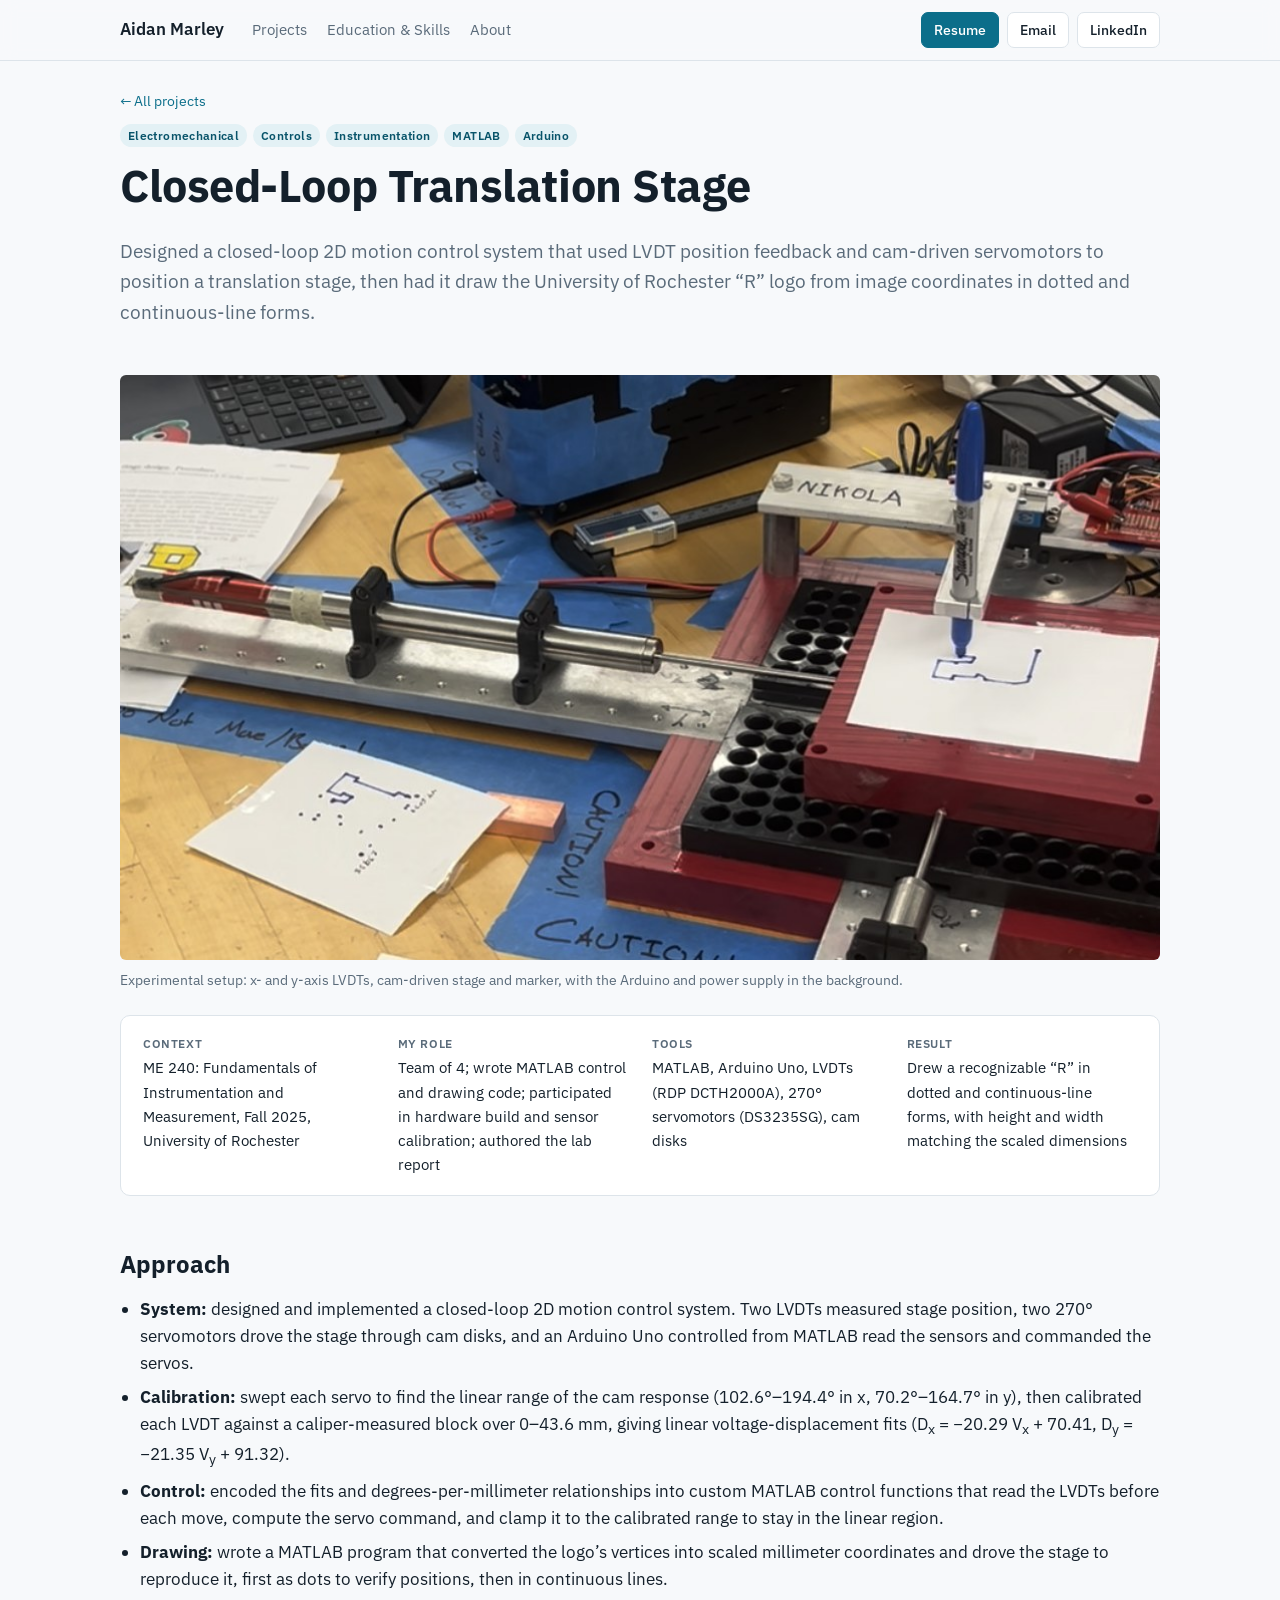
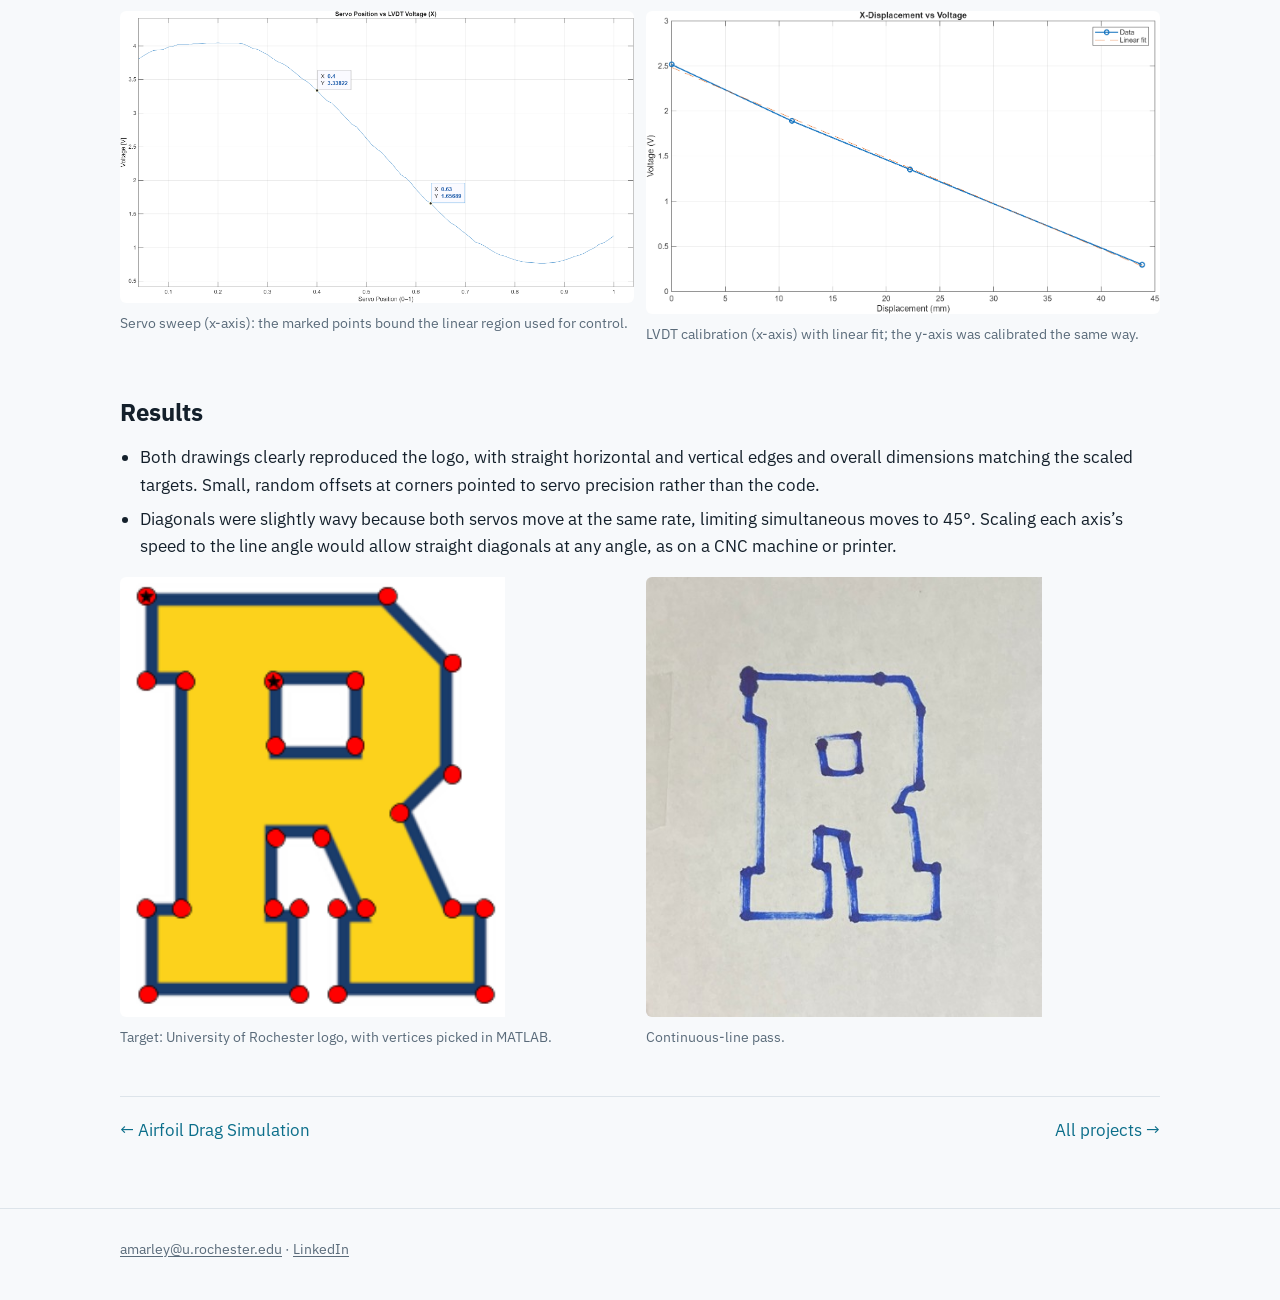
<file: projects/translation-stage.html>
<!DOCTYPE html>
<html lang="en">
<head>
  <meta charset="utf-8">
  <meta name="viewport" content="width=device-width, initial-scale=1">
  <title>Closed-Loop Translation Stage | Aidan Marley</title>
  <meta name="description" content="Closed-loop 2D translation stage using LVDT feedback, cam-driven servomotors, Arduino and MATLAB that drew the University of Rochester R logo from image coordinates.">
  <link rel="preconnect" href="https://fonts.googleapis.com">
  <link rel="preconnect" href="https://fonts.gstatic.com" crossorigin>
  <link href="https://fonts.googleapis.com/css2?family=IBM+Plex+Mono:wght@400&family=IBM+Plex+Sans:wght@400;500;600&display=swap" rel="stylesheet">
  <link rel="stylesheet" href="../css/style.css">
</head>
<body>

<nav class="nav" aria-label="Main">
  <div class="wrap">
    <a class="brand" href="../index.html">Aidan Marley</a>
    <ul class="nav-links">
      <li><a href="../index.html#projects">Projects</a></li>
      <li><a href="../index.html#background">Education &amp; Skills</a></li>
      <li><a href="../index.html#about">About</a></li>
    </ul>
    <div class="nav-actions">
      <a class="nav-btn primary" href="../assets/Aidan_Marley_Resume.pdf">Resume</a>
      <a class="nav-btn" href="mailto:amarley@u.rochester.edu">Email</a>
      <a class="nav-btn" href="https://www.linkedin.com/in/aidan-marley">LinkedIn</a>
    </div>
  </div>
</nav>

<main class="wrap">
  <p class="crumb"><a href="../index.html#projects">← All projects</a></p>

  <header class="proj-head">
    <ul class="tags"><li>Electromechanical</li><li>Controls</li><li>Instrumentation</li><li>MATLAB</li><li>Arduino</li></ul>
    <h1>Closed-Loop Translation Stage</h1>
    <p class="one-line">Designed a closed-loop 2D motion control system that used LVDT position feedback and cam-driven servomotors to position a translation stage, then had it draw the University of Rochester &ldquo;R&rdquo; logo from image coordinates in dotted and continuous-line forms.</p>
  </header>

  <!-- A short clip of the stage drawing would make a strong hero here; save it as ../assets/translation-stage/drawing.mp4 and swap it in. -->
  <figure class="hero-fig" style="aspect-ratio:auto">
    <img src="../assets/translation-stage/card.jpg" style="aspect-ratio:16/9;height:auto" alt="Two-axis translation stage with LVDTs on the x and y axes and a marker drawing on paper taped to the stage">
    <figcaption>Experimental setup: x- and y-axis LVDTs, cam-driven stage and marker, with the Arduino and power supply in the background.</figcaption>
  </figure>

  <dl class="glance">
    <div><dt>Context</dt><dd>ME 240: Fundamentals of Instrumentation and Measurement, Fall 2025, University of Rochester</dd></div>
    <div><dt>My role</dt><dd>Team of 4; wrote MATLAB control and drawing code; participated in hardware build and sensor calibration; authored the lab report</dd></div>
    <div><dt>Tools</dt><dd>MATLAB, Arduino Uno, LVDTs (RDP DCTH2000A), 270° servomotors (DS3235SG), cam disks</dd></div>
    <div><dt>Result</dt><dd>Drew a recognizable &ldquo;R&rdquo; in dotted and continuous-line forms, with height and width matching the scaled dimensions</dd></div>
  </dl>

  <div class="content">
    <h2>Approach</h2>
    <ul>
      <li><b>System:</b> designed and implemented a closed-loop 2D motion control system. Two LVDTs measured stage position, two 270° servomotors drove the stage through cam disks, and an Arduino Uno controlled from MATLAB read the sensors and commanded the servos.</li>
      <li><b>Calibration:</b> swept each servo to find the linear range of the cam response (102.6°&ndash;194.4° in x, 70.2°&ndash;164.7° in y), then calibrated each LVDT against a caliper-measured block over 0&ndash;43.6&nbsp;mm, giving linear voltage-displacement fits (D<sub>x</sub> = &minus;20.29&nbsp;V<sub>x</sub> + 70.41, D<sub>y</sub> = &minus;21.35&nbsp;V<sub>y</sub> + 91.32).</li>
      <li><b>Control:</b> encoded the fits and degrees-per-millimeter relationships into custom MATLAB control functions that read the LVDTs before each move, compute the servo command, and clamp it to the calibrated range to stay in the linear region.</li>
      <li><b>Drawing:</b> wrote a MATLAB program that converted the logo&rsquo;s vertices into scaled millimeter coordinates and drove the stage to reproduce it, first as dots to verify positions, then in continuous lines.</li>
    </ul>
    <div class="fig-row two">
      <figure>
        <img src="../assets/translation-stage/servo-range-x.png" alt="MATLAB plot of LVDT voltage versus servo position for the x-axis, with linear-region bounds marked">
        <figcaption>Servo sweep (x-axis): the marked points bound the linear region used for control.</figcaption>
      </figure>
      <figure>
        <img src="../assets/translation-stage/lvdt-fit-x.png" alt="MATLAB plot of LVDT voltage versus stage displacement for the x-axis with a linear fit">
        <figcaption>LVDT calibration (x-axis) with linear fit; the y-axis was calibrated the same way.</figcaption>
      </figure>
    </div>

    <h2>Results</h2>
    <ul>
      <li>Both drawings clearly reproduced the logo, with straight horizontal and vertical edges and overall dimensions matching the scaled targets. Small, random offsets at corners pointed to servo precision rather than the code.</li>
      <li>Diagonals were slightly wavy because both servos move at the same rate, limiting simultaneous moves to 45°. Scaling each axis&rsquo;s speed to the line angle would allow straight diagonals at any angle, as on a CNC machine or printer.</li>
    </ul>
    <div class="fig-row two">
      <figure>
        <img src="../assets/translation-stage/logo-vertices.png" alt="University of Rochester R logo with the vertices picked in MATLAB marked as red dots">
        <figcaption>Target: University of Rochester logo, with vertices picked in MATLAB.</figcaption>
      </figure>
      <figure>
        <img src="../assets/translation-stage/final-r.jpg" alt="Continuous-line R drawn in blue marker on paper taped to the red stage">
        <figcaption>Continuous-line pass.</figcaption>
      </figure>
    </div>
  </div>

  <nav class="pager" aria-label="Project navigation">
    <a href="airfoil-drag-simulation.html">← Airfoil Drag Simulation</a>
    <a href="../index.html#projects">All projects →</a>
  </nav>
</main>

<footer>
  <div class="wrap">
    <span><a href="mailto:amarley@u.rochester.edu">amarley@u.rochester.edu</a> · <a href="https://www.linkedin.com/in/aidan-marley">LinkedIn</a></span>
  </div>
</footer>

<script src="../js/site.js"></script>
</body>
</html>
</file>
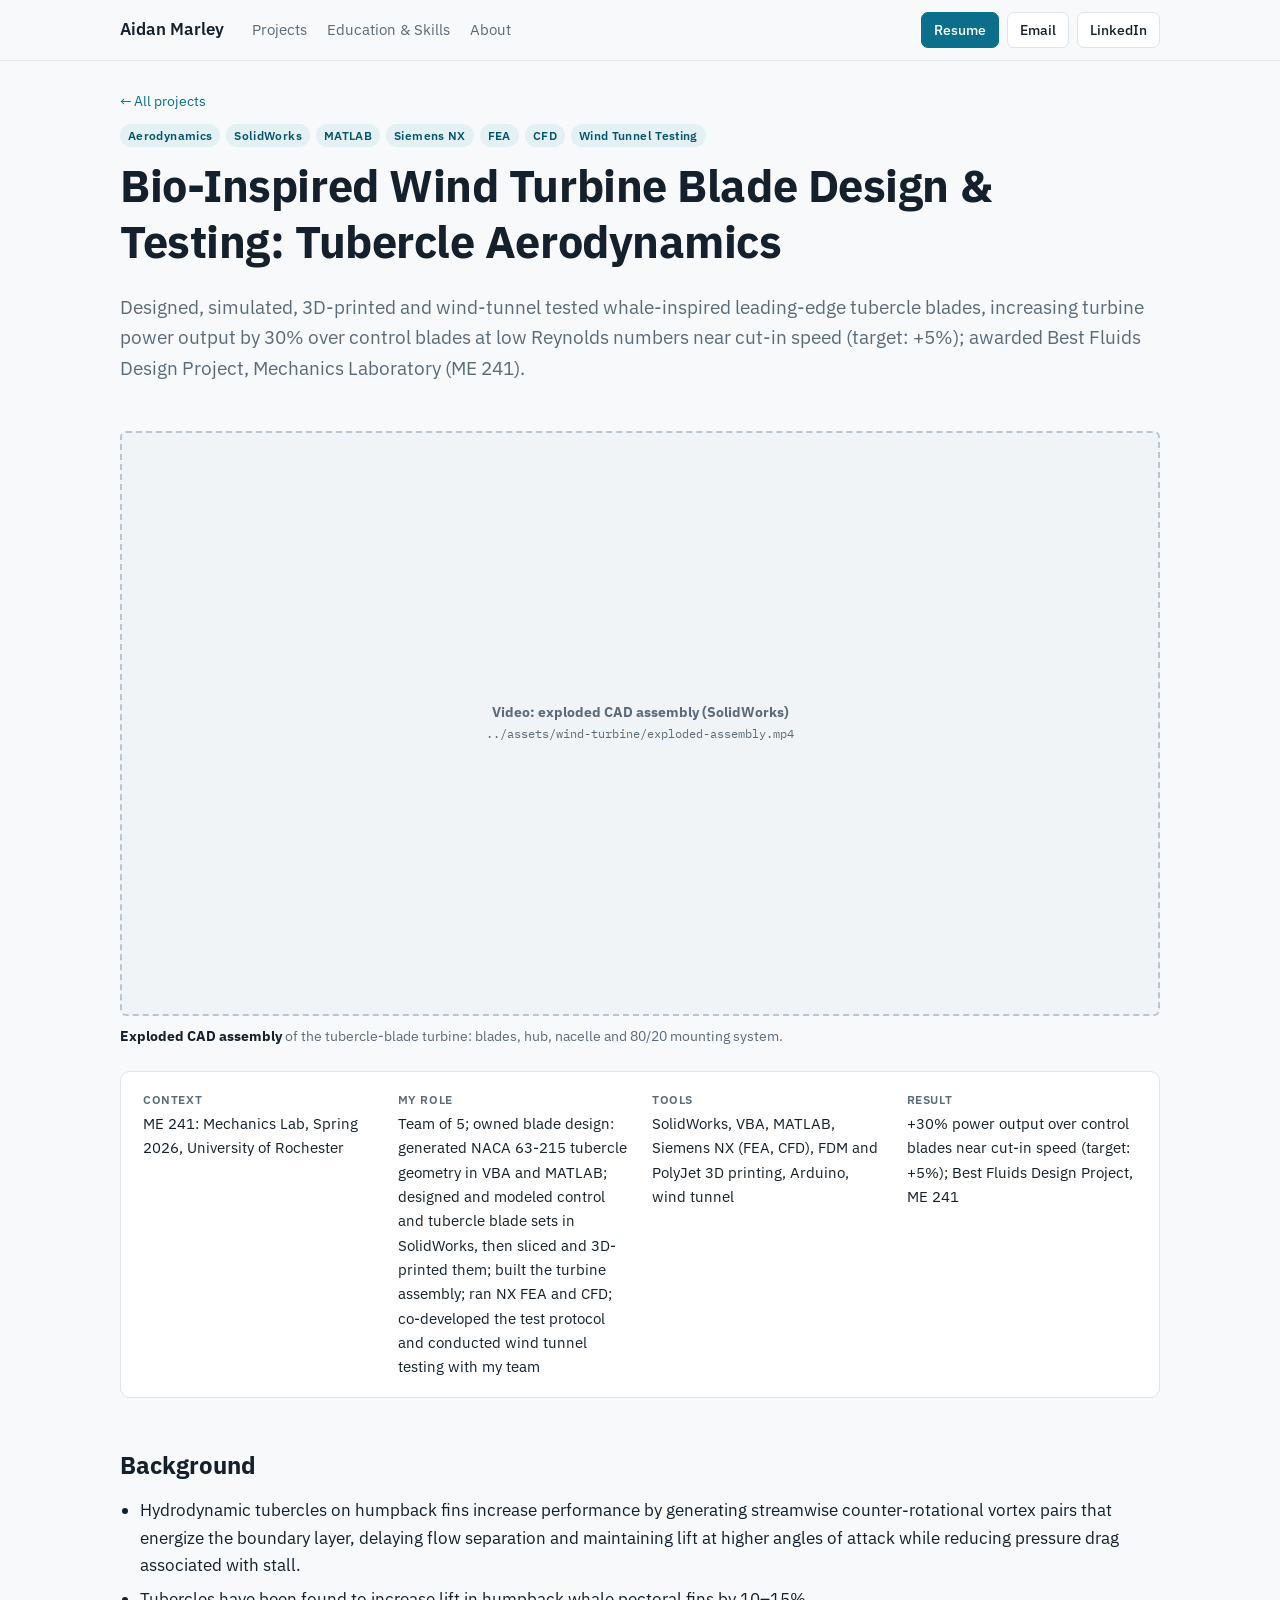
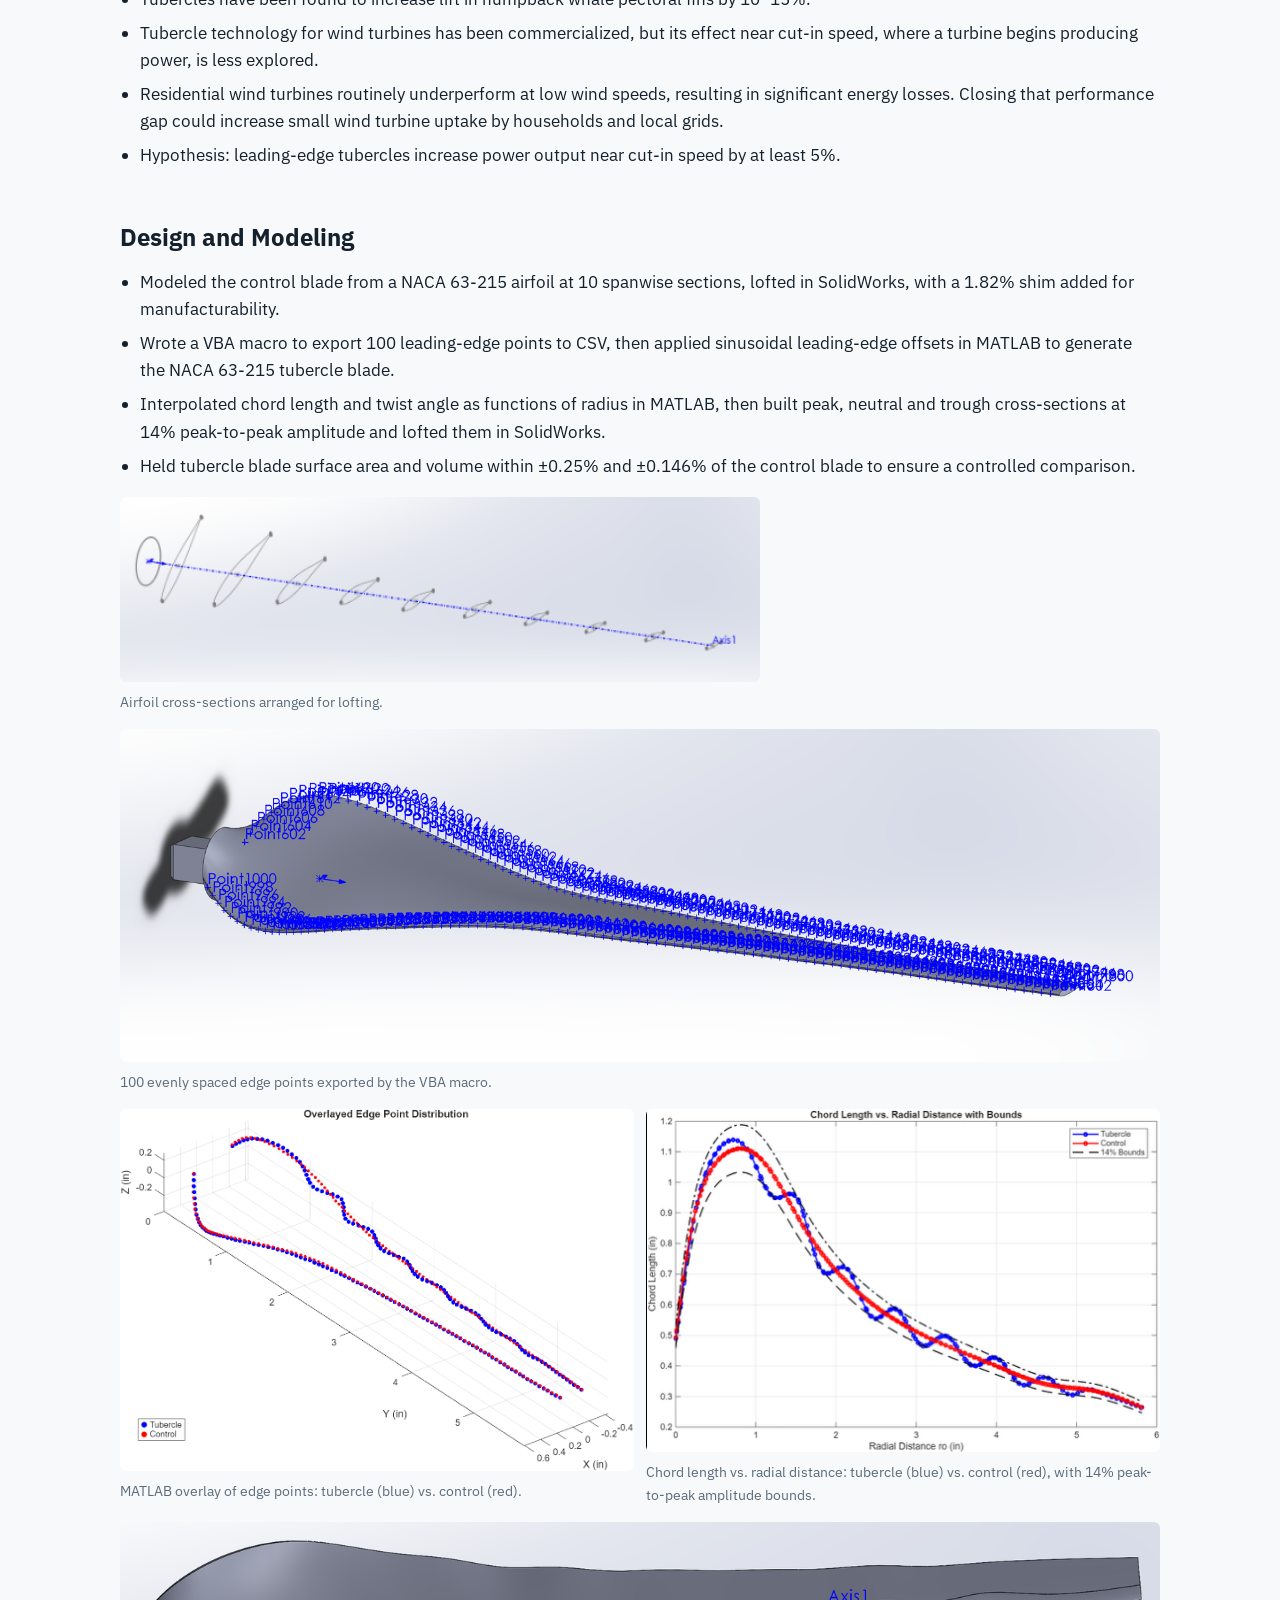
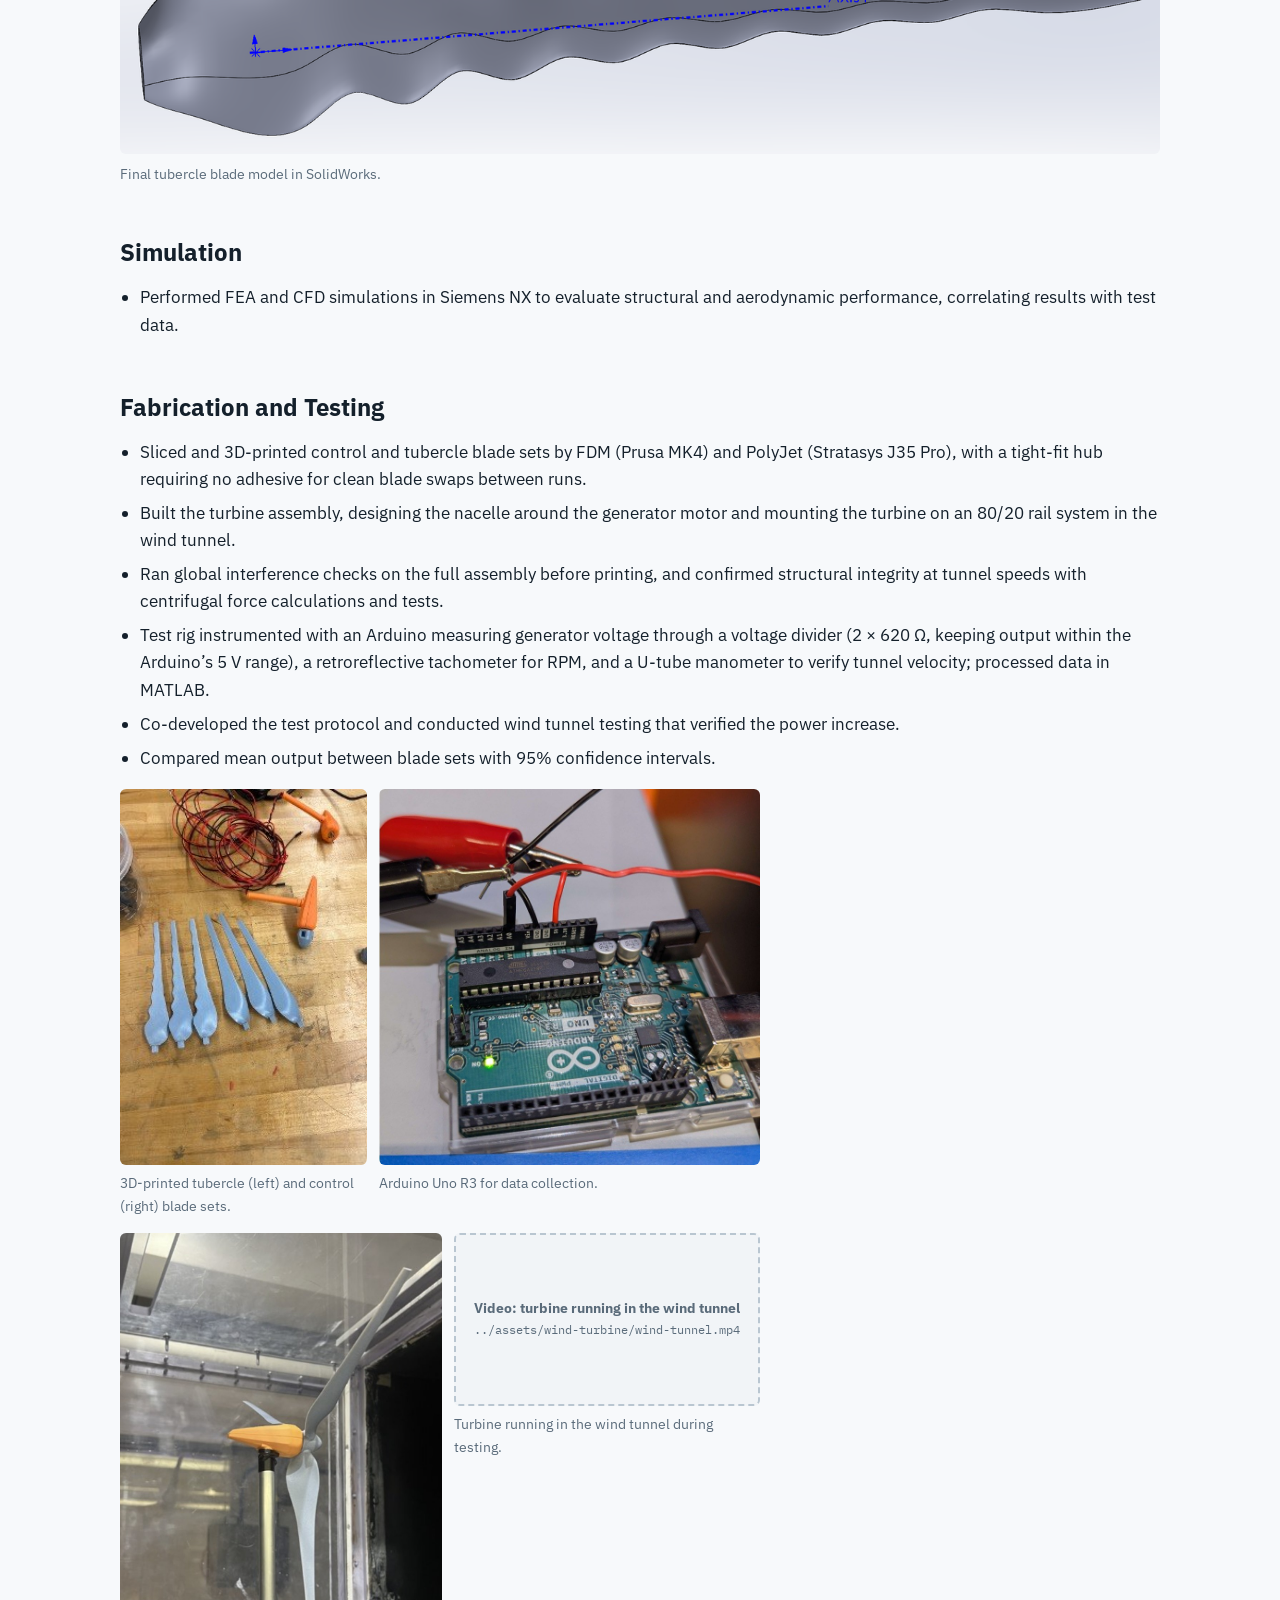
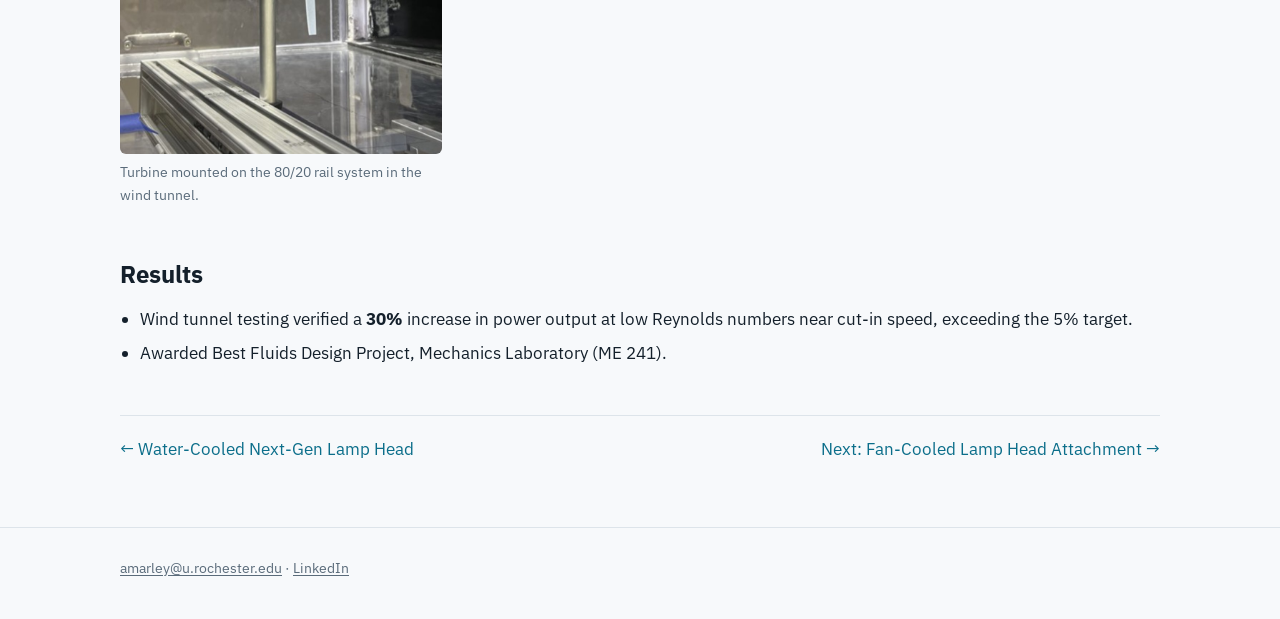
<file: projects/wind-turbine-blades.html>
<!DOCTYPE html>
<html lang="en">
<head>
  <meta charset="utf-8">
  <meta name="viewport" content="width=device-width, initial-scale=1">
  <title>Bio-Inspired Wind Turbine Blade Design &amp; Testing: Tubercle Aerodynamics | Aidan Marley</title>
  <meta name="description" content="Biomimetic wind turbine blades: SolidWorks and NX design, NX CFD and FEA, 3D printing and wind tunnel testing. Tubercles raised power output 30% near cut-in.">
  <link rel="preconnect" href="https://fonts.googleapis.com">
  <link rel="preconnect" href="https://fonts.gstatic.com" crossorigin>
  <link href="https://fonts.googleapis.com/css2?family=IBM+Plex+Mono:wght@400&family=IBM+Plex+Sans:wght@400;500;600&display=swap" rel="stylesheet">
  <link rel="stylesheet" href="../css/style.css">
</head>
<body>

<nav class="nav" aria-label="Main">
  <div class="wrap">
    <a class="brand" href="../index.html">Aidan Marley</a>
    <ul class="nav-links">
      <li><a href="../index.html#projects">Projects</a></li>
      <li><a href="../index.html#background">Education &amp; Skills</a></li>
      <li><a href="../index.html#about">About</a></li>
    </ul>
    <div class="nav-actions">
      <a class="nav-btn primary" href="../assets/Aidan_Marley_Resume.pdf">Resume</a>
      <a class="nav-btn" href="mailto:amarley@u.rochester.edu">Email</a>
      <a class="nav-btn" href="https://www.linkedin.com/in/aidan-marley">LinkedIn</a>
    </div>
  </div>
</nav>

<main class="wrap">
  <p class="crumb"><a href="../index.html#projects">← All projects</a></p>

  <header class="proj-head">
    <ul class="tags"><li>Aerodynamics</li><li>SolidWorks</li><li>MATLAB</li><li>Siemens NX</li><li>FEA</li><li>CFD</li><li>Wind Tunnel Testing</li></ul>
    <h1>Bio-Inspired Wind Turbine Blade Design &amp; Testing: Tubercle Aerodynamics</h1>
    <p class="one-line">Designed, simulated, 3D-printed and wind-tunnel tested whale-inspired leading-edge tubercle blades, increasing turbine power output by 30% over control blades at low Reynolds numbers near cut-in speed (target: +5%); awarded Best Fluids Design Project, Mechanics Laboratory (ME 241).</p>
  </header>

  <!-- Exploded CAD assembly video. Save the file at the path below (MP4, H.264, ideally under ~10 MB). -->
  <figure class="hero-fig" style="aspect-ratio:auto">
    <video src="../assets/wind-turbine/exploded-assembly.mp4" controls autoplay muted loop playsinline preload="metadata" style="width:100%;border-radius:6px" aria-label="Exploded CAD view of the full turbine assembly" data-ph="Video: exploded CAD assembly (SolidWorks)"></video>
    <figcaption><b>Exploded CAD assembly</b> of the tubercle-blade turbine: blades, hub, nacelle and 80/20 mounting system.</figcaption>
  </figure>

  <dl class="glance">
    <div><dt>Context</dt><dd>ME 241: Mechanics Lab, Spring 2026, University of Rochester</dd></div>
    <div><dt>My role</dt><dd>Team of 5; owned blade design: generated NACA 63-215 tubercle geometry in VBA and MATLAB; designed and modeled control and tubercle blade sets in SolidWorks, then sliced and 3D-printed them; built the turbine assembly; ran NX FEA and CFD; co-developed the test protocol and conducted wind tunnel testing with my team</dd></div>
    <div><dt>Tools</dt><dd>SolidWorks, VBA, MATLAB, Siemens NX (FEA, CFD), FDM and PolyJet 3D printing, Arduino, wind tunnel</dd></div>
    <div><dt>Result</dt><dd>+30% power output over control blades near cut-in speed (target: +5%); Best Fluids Design Project, ME 241</dd></div>
  </dl>

  <div class="content">
    <h2>Background</h2>
    <ul>
      <li>Hydrodynamic tubercles on humpback fins increase performance by generating streamwise counter-rotational vortex pairs that energize the boundary layer, delaying flow separation and maintaining lift at higher angles of attack while reducing pressure drag associated with stall.</li>
      <li>Tubercles have been found to increase lift in humpback whale pectoral fins by 10–15%.</li>
      <li>Tubercle technology for wind turbines has been commercialized, but its effect near cut-in speed, where a turbine begins producing power, is less explored.</li>
      <li>Residential wind turbines routinely underperform at low wind speeds, resulting in significant energy losses. Closing that performance gap could increase small wind turbine uptake by households and local grids.</li>
      <li>Hypothesis: leading-edge tubercles increase power output near cut-in speed by at least 5%.</li>
    </ul>

    <h2>Design and Modeling</h2>
    <ul>
      <li>Modeled the control blade from a NACA 63-215 airfoil at 10 spanwise sections, lofted in SolidWorks, with a 1.82% shim added for manufacturability.</li>
      <li>Wrote a VBA macro to export 100 leading-edge points to CSV, then applied sinusoidal leading-edge offsets in MATLAB to generate the NACA 63-215 tubercle blade.</li>
      <li>Interpolated chord length and twist angle as functions of radius in MATLAB, then built peak, neutral and trough cross-sections at 14% peak-to-peak amplitude and lofted them in SolidWorks.</li>
      <li>Held tubercle blade surface area and volume within ±0.25% and ±0.146% of the control blade to ensure a controlled comparison.</li>
    </ul>
    <figure class="fig-wide" style="max-width:640px">
      <img src="../assets/wind-turbine/control-sections.png" alt="Airfoil cross-sections arranged along the blade axis for lofting in SolidWorks">
      <figcaption>Airfoil cross-sections arranged for lofting.</figcaption>
    </figure>
    <figure class="fig-wide" style="margin-top:16px">
      <img src="../assets/wind-turbine/edge-points.png" alt="Control blade in SolidWorks with 100 exported points marked along its edges">
      <figcaption>100 evenly spaced edge points exported by the VBA macro.</figcaption>
    </figure>
    <div class="fig-row two" style="margin-top:16px">
      <figure>
        <img src="../assets/wind-turbine/matlab-overlay.png" alt="MATLAB 3D plot of tubercle and control blade edge points overlaid">
        <figcaption>MATLAB overlay of edge points: tubercle (blue) vs. control (red).</figcaption>
      </figure>
      <figure>
        <img src="../assets/wind-turbine/chord-length.png" alt="MATLAB plot of chord length versus radial distance for the tubercle and control blades with 14% bounds">
        <figcaption>Chord length vs. radial distance: tubercle (blue) vs. control (red), with 14% peak-to-peak amplitude bounds.</figcaption>
      </figure>
    </div>
    <figure class="fig-wide">
      <img src="../assets/wind-turbine/tubercle-blade.png" alt="SolidWorks model of the tubercle blade showing the sinusoidal leading edge">
      <figcaption>Final tubercle blade model in SolidWorks.</figcaption>
    </figure>

    <h2>Simulation</h2>
    <ul>
      <li>Performed FEA and CFD simulations in Siemens NX to evaluate structural and aerodynamic performance, correlating results with test data.</li>
    </ul>

    <h2>Fabrication and Testing</h2>
    <ul>
      <li>Sliced and 3D-printed control and tubercle blade sets by FDM (Prusa MK4) and PolyJet (Stratasys J35 Pro), with a tight-fit hub requiring no adhesive for clean blade swaps between runs.</li>
      <li>Built the turbine assembly, designing the nacelle around the generator motor and mounting the turbine on an 80/20 rail system in the wind tunnel.</li>
      <li>Ran global interference checks on the full assembly before printing, and confirmed structural integrity at tunnel speeds with centrifugal force calculations and tests.</li>
      <li>Test rig instrumented with an Arduino measuring generator voltage through a voltage divider (2 × 620&nbsp;Ω, keeping output within the Arduino&rsquo;s 5&nbsp;V range), a retroreflective tachometer for RPM, and a U-tube manometer to verify tunnel velocity; processed data in MATLAB.</li>
      <li>Co-developed the test protocol and conducted wind tunnel testing that verified the power increase.</li>
      <li>Compared mean output between blade sets with 95% confidence intervals.</li>
    </ul>
    <div class="gallery narrow">
      <figure style="flex:0.655">
        <img src="../assets/wind-turbine/printed-blades.jpg" alt="Three 3D-printed tubercle blades and three control blades on a workbench">
        <figcaption>3D-printed tubercle (left) and control (right) blade sets.</figcaption>
      </figure>
      <figure style="flex:1.012">
        <img src="../assets/wind-turbine/arduino.jpg" alt="Arduino Uno R3 wired for generator voltage measurement">
        <figcaption>Arduino Uno R3 for data collection.</figcaption>
      </figure>
    </div>
    <div class="gallery narrow" style="margin-top:16px">
      <figure style="flex:0.618">
        <img src="../assets/wind-turbine/test-rig.jpg" alt="Turbine mounted on the 80/20 rail system inside the wind tunnel">
        <figcaption>Turbine mounted on the 80/20 rail system in the wind tunnel.</figcaption>
      </figure>
      <figure style="flex:0.589">
        <video src="../assets/wind-turbine/wind-tunnel.mp4" controls muted loop playsinline preload="metadata" style="width:100%;display:block" aria-label="Turbine running in the wind tunnel during testing" data-ph="Video: turbine running in the wind tunnel"></video>
        <figcaption>Turbine running in the wind tunnel during testing.</figcaption>
      </figure>
    </div>

    <h2>Results</h2>
    <ul>
      <li>Wind tunnel testing verified a <b>30%</b> increase in power output at low Reynolds numbers near cut-in speed, exceeding the 5% target.</li>
      <li>Awarded Best Fluids Design Project, Mechanics Laboratory (ME 241).</li>
    </ul>
  </div>

  <nav class="pager" aria-label="Project navigation">
    <a href="energetiq-thermal.html">← Water-Cooled Next-Gen Lamp Head</a>
    <a href="lamp-head-fan-attachment.html">Next: Fan-Cooled Lamp Head Attachment →</a>
  </nav>
</main>

<footer>
  <div class="wrap">
    <span><a href="mailto:amarley@u.rochester.edu">amarley@u.rochester.edu</a> · <a href="https://www.linkedin.com/in/aidan-marley">LinkedIn</a></span>
  </div>
</footer>

<script src="../js/site.js"></script>
</body>
</html>
</file>
<file: css/style.css>
/* Aidan Marley — Engineering Portfolio
   Colors are defined once here; dark mode follows the visitor's system setting. */
:root {
  --bg: #f7f9fb;
  --surface: #ffffff;
  --ink: #14202b;
  --muted: #5a6b7a;
  --line: #dde4ea;
  --accent: #0b6e8a;        /* ocean teal */
  --accent-strong: #08546a;
  --accent-soft: #e3f1f5;
  --placeholder: #f1f4f7;
  --placeholder-line: #b9c6d1;
  --radius: 10px;
  --maxw: 1080px;
  --shadow: 0 1px 2px rgba(20, 32, 43, .06), 0 4px 16px rgba(20, 32, 43, .05);
}
@media (prefers-color-scheme: dark) {
  :root {
    --bg: #0e151c;
    --surface: #151f29;
    --ink: #e6edf3;
    --muted: #9aabbb;
    --line: #243341;
    --accent: #4fb8d6;
    --accent-strong: #7ccde4;
    --accent-soft: #15303c;
    --placeholder: #1a2632;
    --placeholder-line: #3a4d5e;
    --shadow: none;
  }
}

* { box-sizing: border-box; }
html { -webkit-text-size-adjust: 100%; }
body {
  margin: 0;
  background: var(--bg);
  color: var(--ink);
  font-family: "IBM Plex Sans", system-ui, -apple-system, "Segoe UI", Roboto, sans-serif;
  font-size: 17px;
  line-height: 1.6;
}
img { max-width: 100%; height: auto; display: block; border-radius: 6px; }
a { color: var(--accent); text-underline-offset: 2px; }
a:hover { color: var(--accent-strong); }
h1, h2, h3 { line-height: 1.25; margin: 0 0 .5em; }
h1 { font-size: clamp(2rem, 5vw, 2.8rem); letter-spacing: -.01em; }
h2 { font-size: 1.5rem; margin-top: 2.2em; }
h3 { font-size: 1.1rem; }
p { margin: 0 0 1em; }
code, .mono { font-family: "IBM Plex Mono", ui-monospace, Menlo, monospace; font-size: .9em; }

.wrap { max-width: var(--maxw); margin: 0 auto; padding: 0 20px; }

/* ---------- Top navigation ---------- */
.nav {
  position: sticky; top: 0; z-index: 10;
  background: color-mix(in srgb, var(--bg) 88%, transparent);
  backdrop-filter: blur(8px);
  border-bottom: 1px solid var(--line);
}
.nav .wrap { display: flex; align-items: center; gap: 20px; height: 60px; }
.nav .brand { font-weight: 600; color: var(--ink); text-decoration: none; white-space: nowrap; }
.nav-links { list-style: none; display: flex; gap: 20px; margin: 0 0 0 8px; padding: 0; }
.nav-links a { color: var(--muted); text-decoration: none; font-size: .95rem; white-space: nowrap; }
.nav-links a:hover { color: var(--ink); }
.nav-actions { display: flex; gap: 8px; margin-left: auto; }
.nav-btn {
  display: inline-block; padding: 6px 12px; border-radius: 7px; white-space: nowrap;
  border: 1px solid var(--line); background: var(--surface); color: var(--ink);
  text-decoration: none; font-size: .88rem; font-weight: 500;
}
.nav-btn:hover { border-color: var(--accent); color: var(--accent); }
.nav-btn.primary { background: var(--accent); border-color: var(--accent); color: #fff; }
.nav-btn.primary:hover { background: var(--accent-strong); color: #fff; }
@media (prefers-color-scheme: dark) { .nav-btn.primary, .nav-btn.primary:hover { color: #0e151c; } }
@media (max-width: 860px) { .nav-links { display: none; } }
@media (max-width: 400px) {
  .nav .wrap { gap: 10px; }
  .nav-btn { padding: 5px 9px; font-size: .82rem; }
  .nav-actions { gap: 6px; }
}
@media (max-width: 370px) { .nav .brand { font-size: .9rem; } .nav-btn { padding: 5px 7px; } }

/* ---------- Hero ---------- */
.hero { padding: 56px 0 8px; }
.eyebrow { color: var(--accent); font-weight: 600; font-size: .9rem; letter-spacing: .06em; text-transform: uppercase; margin-bottom: .6em; }
.intro { font-size: 1.1rem; color: var(--ink); }
.btns { display: flex; flex-wrap: wrap; gap: 10px; margin-top: 24px; }
.btn {
  display: inline-block; padding: 10px 18px; border-radius: 8px;
  border: 1px solid var(--line); background: var(--surface); color: var(--ink);
  text-decoration: none; font-weight: 500; font-size: .95rem;
}
.btn:hover { border-color: var(--accent); color: var(--accent); }
.btn.primary { background: var(--accent); border-color: var(--accent); color: #fff; }
.btn.primary:hover { background: var(--accent-strong); color: #fff; }
@media (prefers-color-scheme: dark) { .btn.primary, .btn.primary:hover { color: #0e151c; } }

/* ---------- Highlight tiles ---------- */
.tiles { display: grid; grid-template-columns: repeat(3, 1fr); gap: 16px; margin: 8px 0 0; }
.tile { background: var(--surface); border: 1px solid var(--line); border-radius: var(--radius); padding: 18px 20px; box-shadow: var(--shadow); }
.tile .big { font-size: 1.9rem; font-weight: 600; color: var(--accent); line-height: 1.1; }
.tile .label { font-size: .8rem; font-weight: 600; letter-spacing: .05em; text-transform: uppercase; color: var(--muted); margin-bottom: 6px; }
.tile p { margin: 6px 0 0; font-size: .95rem; color: var(--muted); }
@media (max-width: 800px) { .tiles { grid-template-columns: 1fr; } }

/* ---------- Project cards ---------- */
.cards { display: grid; grid-template-columns: repeat(3, 1fr); grid-auto-rows: 1fr; gap: 16px; }
@media (max-width: 960px) { .cards { grid-template-columns: repeat(2, 1fr); } }
@media (max-width: 640px) { .cards { grid-template-columns: 1fr; } }
.card {
  display: flex; flex-direction: column;
  background: var(--surface); border: 1px solid var(--line); border-radius: var(--radius);
  overflow: hidden; text-decoration: none; color: var(--ink); box-shadow: var(--shadow);
  transition: border-color .15s, transform .15s;
}
a.card:hover { border-color: var(--accent); transform: translateY(-2px); color: var(--ink); }
.card .thumb { aspect-ratio: 16 / 9; }
.card .thumb { position: relative; overflow: hidden; }
.card .thumb img, .card .thumb video { position: absolute; inset: 0; width: 100%; height: 100%; object-fit: cover; border-radius: 0; display: block; }
.card .body { padding: 14px 16px 16px; }
.card h3 { margin-bottom: .3em; font-size: 1rem; }
.card .tags li { font-size: .7rem; }
.card .result { color: var(--muted); font-size: .88rem; margin: 0; }
.card.featured { grid-column: 1 / -1; }
.card.featured .thumb { aspect-ratio: 21 / 8; }
@media (max-width: 720px) { .card.featured .thumb { aspect-ratio: 16 / 9; } }
.card.tbd { border-style: dashed; box-shadow: none; }
.card.tbd .body { color: var(--muted); }

.tags { display: flex; flex-wrap: wrap; gap: 6px; margin: 0 0 10px; padding: 0; list-style: none; }
.tags li { font-size: .75rem; font-weight: 600; letter-spacing: .03em; padding: 2px 8px; border-radius: 99px; background: var(--accent-soft); color: var(--accent-strong); }
.status { display: inline-block; font-size: .75rem; font-weight: 600; padding: 2px 8px; border-radius: 99px; border: 1px solid var(--accent); color: var(--accent); margin-left: 6px; vertical-align: middle; }

/* ---------- Placeholders (replace with <img> when figures are ready) ---------- */
.ph {
  display: flex; align-items: center; justify-content: center; text-align: center;
  background: repeating-linear-gradient(135deg, var(--placeholder) 0 14px, transparent 14px 28px), var(--placeholder);
  border: 2px dashed var(--placeholder-line); border-radius: 6px;
  color: var(--muted); font-size: .85rem; padding: 16px; min-height: 140px; width: 100%; height: 100%;
}
.card .ph { border-radius: 0; border-width: 0 0 2px 0; }
.todo { background: #fff3c4; color: #5c4a00; padding: 0 4px; border-radius: 3px; font-size: .9em; }
@media (prefers-color-scheme: dark) { .todo { background: #4a3d06; color: #ffe58a; } }

/* ---------- Education & skills (under the intro) ---------- */
.bg-grid { display: grid; grid-template-columns: 1fr 1.5fr; gap: 24px; align-items: stretch; }
.bg-grid > div { display: flex; flex-direction: column; }
.bg-grid .edu, .bg-grid .skill-list { flex: 1; }
.bg-grid h2 { margin-top: 1.2em; font-size: 1.2rem; }
@media (max-width: 800px) { .bg-grid { grid-template-columns: 1fr; gap: 0; } }
.skill-list { margin: 0; background: var(--surface); border: 1px solid var(--line); border-radius: var(--radius); padding: 6px 22px; }
.skill-list div { display: grid; grid-template-columns: 190px 1fr; gap: 4px 16px; padding: 9px 0; border-bottom: 1px solid var(--line); }
.skill-list div:last-child { border-bottom: 0; }
.skill-list dt { font-size: .8rem; font-weight: 600; letter-spacing: .04em; text-transform: uppercase; color: var(--muted); padding-top: 2px; }
.skill-list dd { margin: 0; font-size: .95rem; }
@media (max-width: 560px) { .skill-list div { grid-template-columns: 1fr; } }

/* ---------- Skills & education ---------- */
.skills { display: grid; grid-template-columns: repeat(auto-fit, minmax(185px, 1fr)); gap: 14px; }
.skills div { background: var(--surface); border: 1px solid var(--line); border-radius: var(--radius); padding: 16px 18px; }
.skills h3 { font-size: .8rem; letter-spacing: .05em; text-transform: uppercase; color: var(--muted); margin-bottom: 6px; }
.skills p { margin: 0; font-size: .95rem; }
.edu { background: var(--surface); border: 1px solid var(--line); border-radius: var(--radius); padding: 14px 22px; font-size: .95rem; line-height: 1.5; }
.edu-label { font-size: .8rem; font-weight: 600; letter-spacing: .04em; text-transform: uppercase; color: var(--muted); }
.edu .row { display: flex; justify-content: space-between; flex-wrap: wrap; gap: 4px 16px; }
.edu p { margin: .25em 0; }
.edu .edu-school { margin-top: 0; }
.muted { color: var(--muted); }

/* ---------- Project pages ---------- */
.crumb { font-size: .9rem; margin: 28px 0 0; }
.crumb a { text-decoration: none; }
.proj-head { padding: 12px 0 8px; }
.proj-head .one-line { font-size: 1.2rem; color: var(--muted); }
.hero-fig { margin: 20px 0 8px; aspect-ratio: 21 / 9; }
.hero-fig > img { width: 100%; height: 100%; object-fit: cover; }
@media (max-width: 720px) { .hero-fig { aspect-ratio: 16 / 9; } }

.glance {
  display: grid; grid-template-columns: repeat(auto-fit, minmax(180px, 1fr)); gap: 14px 24px;
  background: var(--surface); border: 1px solid var(--line); border-radius: var(--radius);
  padding: 18px 22px; margin: 24px 0 8px;
}
.glance dt { font-size: .75rem; font-weight: 600; letter-spacing: .05em; text-transform: uppercase; color: var(--muted); }
.glance dd { margin: 2px 0 0; font-size: .95rem; }

.content { max-width: none; }
.content ul { padding-left: 1.2em; }
.content li { margin-bottom: .4em; }
.callout { border-left: 3px solid var(--accent); background: var(--accent-soft); padding: 12px 16px; border-radius: 0 8px 8px 0; margin: 1.2em 0; }
.callout p:last-child { margin: 0; }

figure { margin: 1.4em 0; }
figure .ph { aspect-ratio: 16 / 9; min-height: 0; }
figcaption { font-size: .9rem; color: var(--muted); margin-top: 8px; }
figcaption b { color: var(--ink); }
.fig-row { display: grid; grid-template-columns: repeat(3, 1fr); gap: 12px; }
.fig-row.two { grid-template-columns: repeat(2, 1fr); }
@media (max-width: 720px) { .fig-row, .fig-row.two { grid-template-columns: 1fr; } }
.fig-row .ph { aspect-ratio: 4 / 3; }
.fig-row { align-items: start; }
.fig-row figure { margin: 0; }
.fig-row img { display: block; width: 100%; height: auto; max-height: 440px; object-fit: contain; object-position: left top; }
.fig-wide { margin: 16px 0 0; }
.fig-wide img { width: 100%; height: auto; }

.about-photo { margin: 28px 0 12px; }
.about-photo img { width: 100%; }
.about-photo figcaption { margin-top: 6px; }
.about-photo .ph { aspect-ratio: 4 / 1; min-height: 0; }
@media (max-width: 560px) { .about-photo .ph { aspect-ratio: 2 / 1; } }

/* Photo row that keeps mixed portrait/landscape photos the same height.
   Each figure's inline flex value = the photo's width ÷ height. */
.gallery { display: flex; gap: 12px; align-items: flex-start; }
.gallery figure { margin: 0; min-width: 0; }
.gallery img { width: 100%; }
.gallery.narrow { max-width: 640px; }
.gallery figcaption { margin-top: 6px; }
.gallery-caption { font-size: .9rem; color: var(--muted); margin-top: 8px; }
@media (max-width: 720px) {
  .gallery { flex-direction: column; }
  .gallery figure { flex: none !important; width: 100%; }
}

table.setup { width: 100%; border-collapse: collapse; font-size: .95rem; background: var(--surface); border: 1px solid var(--line); border-radius: var(--radius); overflow: hidden; }
table.setup th, table.setup td { text-align: left; padding: 9px 14px; border-bottom: 1px solid var(--line); vertical-align: top; }
table.setup th { width: 36%; font-weight: 600; color: var(--muted); }
table.setup tr:last-child th, table.setup tr:last-child td { border-bottom: 0; }
.table-wrap { overflow-x: auto; }

.pager { display: flex; justify-content: space-between; gap: 12px; flex-wrap: wrap; border-top: 1px solid var(--line); margin-top: 48px; padding-top: 20px; }
.pager a { text-decoration: none; }

/* ---------- Footer ---------- */
footer { border-top: 1px solid var(--line); margin-top: 64px; padding: 28px 0 40px; color: var(--muted); font-size: .9rem; }
footer .wrap { display: flex; justify-content: space-between; flex-wrap: wrap; gap: 8px 24px; }
footer a { color: var(--muted); }

section, .hero { scroll-margin-top: 72px; }

.subhead { font-size: 1.2rem; margin: 1.6em 0 .6em; }
.coursework p { margin: .4em 0; }
.coursework p + p { margin-top: .9em; }

.table-wrap { overflow-x: auto; } table.setup td:first-child { color: var(--muted); font-weight: 500; }
.side-photo { float: right; width: 150px; margin: 4px 0 12px 24px; }
.side-photo img { width: 100%; height: auto; border-radius: 6px; display: block; }
.content h2 { clear: both; }
.content::after { content: ""; display: block; clear: both; }
@media (max-width: 560px) { .side-photo { width: 110px; margin-left: 14px; } }
@media (max-width: 720px) { .gallery.about-photo figure:first-child { max-width: 60%; } }

.edu-list { margin: 8px 0 0; }
.edu-list div { padding: 8px 0; border-top: 1px solid var(--line); }
.edu-list dt { font-size: .8rem; font-weight: 600; letter-spacing: .04em; text-transform: uppercase; color: var(--muted); margin-bottom: 2px; }
.edu-list dd { margin: 0; }
.nowrap { white-space: nowrap; }
</file>
